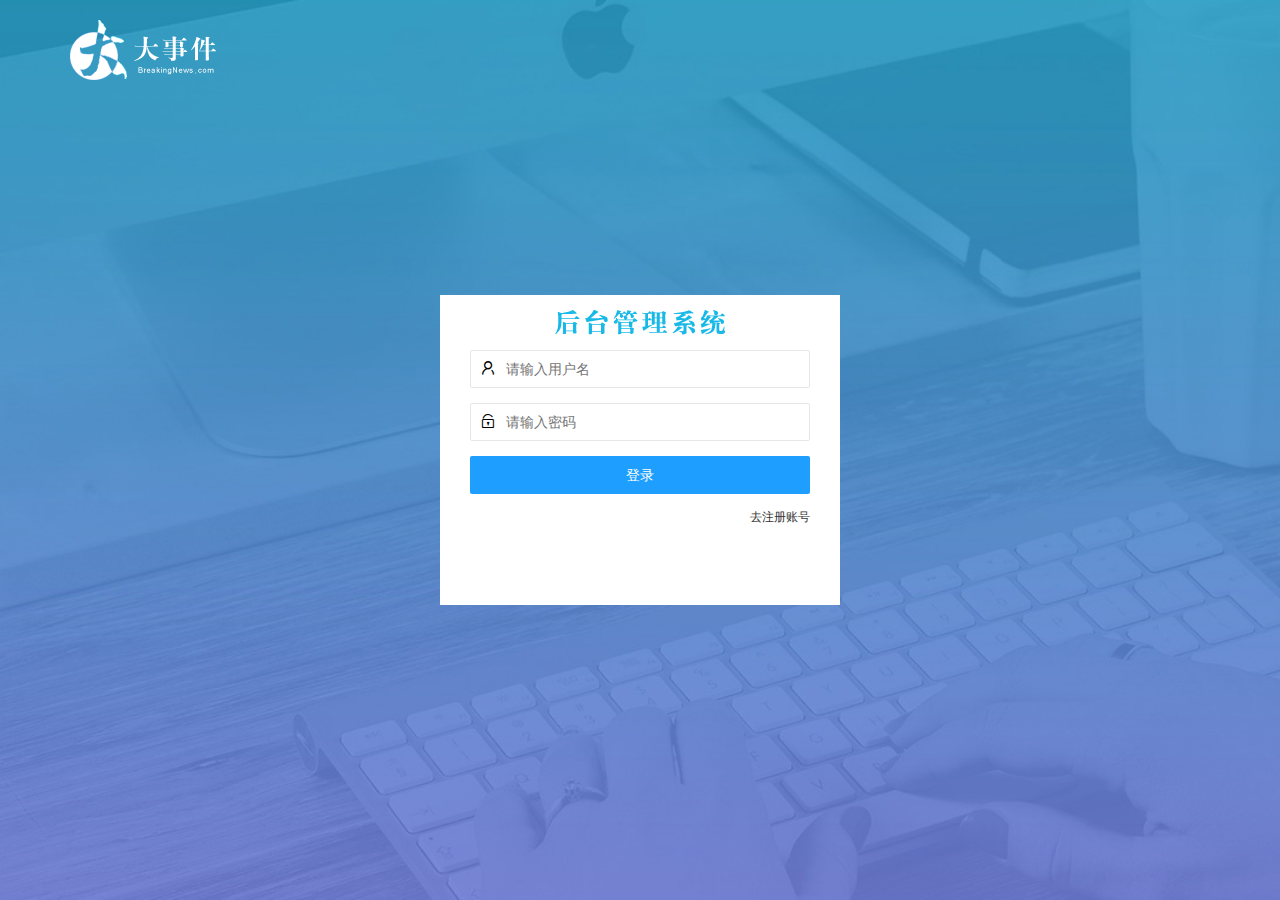
<file: login.html>
<!DOCTYPE html>
<html lang="en">

<head>
    <meta charset="UTF-8">
    <meta http-equiv="X-UA-Compatible" content="IE=edge">
    <meta name="viewport" content="width=device-width, initial-scale=1.0">
    <title>Document</title>
    <link rel="stylesheet" href="/assets/lib/layui/css/layui.css">
    <script src="./assets/lib/layui/layui.all.js"></script>
    <link rel="stylesheet" href="./assets/css/login.css">
    <script src="./assets/lib/jquery.js"></script>
    <script src="./assets/js/baseapi.js"></script>
    <script src="./assets/js/login.js"></script>
</head>

<body>

    <div class="layui-main">
        <img src="./assets/images/logo.png" alt="" class="img1">
    </div>
    <div class="loginregbox">
        <img src="./assets/images/login_title.png" alt="" class="img">



        <div class="loginbox">



            <!-- 登录的表单 -->
            <form class="layui-form" id="form_login">
                <!-- 用户名 -->
                <div class="layui-form-item">
                    <i class="layui-icon layui-icon-username"></i>
                    <input type="text" name="username" required lay-verify="required" placeholder="请输入用户名" autocomplete="off" class="layui-input" />
                </div>
                <!-- 密码 -->
                <div class="layui-form-item">
                    <i class="layui-icon layui-icon-password"></i>
                    <input type="password" name="password" required lay-verify="required|pwd" placeholder="请输入密码" autocomplete="off" class="layui-input" />
                </div>
                <!-- 登录按钮 -->
                <div class="layui-form-item">
                    <!-- 注意：表单提交按钮和普通按钮的区别，就是 lay-submit 属性 -->
                    <button class="layui-btn layui-btn-fluid layui-btn-normal" lay-submit>登录</button>
                </div>
                <div class="layui-form-item links">
                    <a href="javascript:;" id="login">去注册账号</a>
                </div>
            </form>

        </div>
        <div class="regbox">
            <form class="layui-form" id="form_reg">
                <!-- 用户名 -->
                <div class="layui-form-item">
                    <i class="layui-icon layui-icon-username"></i>
                    <input type="text" name="username" required lay-verify="required" placeholder="请输入用户名" autocomplete="off" class="layui-input" />
                </div>
                <!-- 密码 -->
                <div class="layui-form-item">
                    <i class="layui-icon layui-icon-password"></i>
                    <input type="password" name="password" required lay-verify="required|pwd" placeholder="请输入密码" autocomplete="off" class="layui-input" />
                </div>
                <!-- 确认密码 -->
                <div class="layui-form-item">
                    <i class="layui-icon layui-icon-password"></i>
                    <input type="password" name="password" required lay-verify="required|pwd|repwd" placeholder="确认密码" autocomplete="off" class="layui-input" />
                </div>
                <!-- 登录按钮 -->
                <div class="layui-form-item">
                    <!-- 注意：表单提交按钮和普通按钮的区别，就是 lay-submit 属性 -->
                    <button class="layui-btn layui-btn-fluid layui-btn-normal" lay-submit>注册</button>
                </div>
                <div class="layui-form-item links">
                    <a href="javascript:;" id="reg">去登陆</a>
                </div>
            </form>

        </div>

    </div>
</body>

</html>
</file>
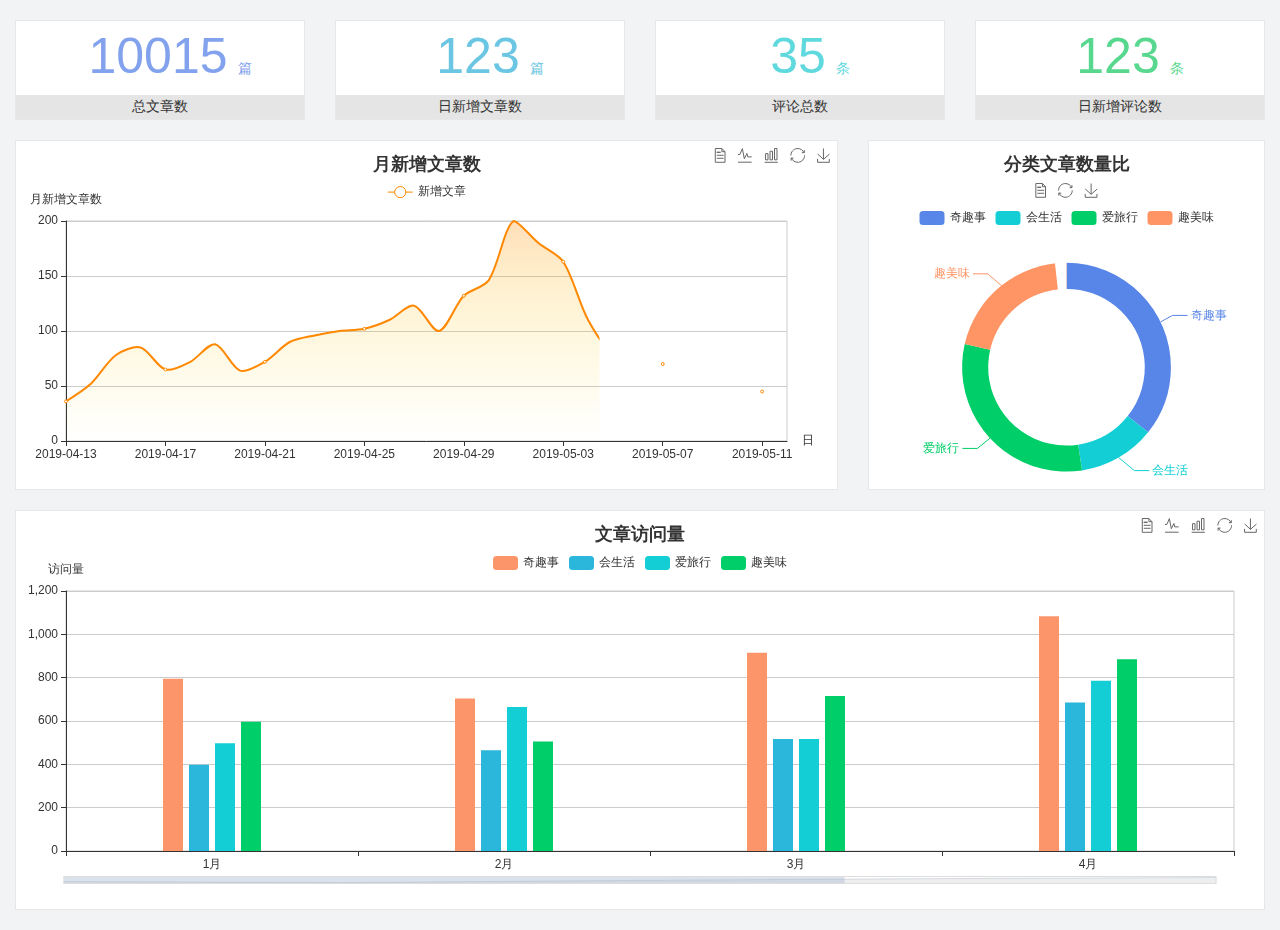
<file: home/dashboard.html>
<!DOCTYPE html>
<html lang="en">

<head>
  <meta charset="UTF-8">
  <meta name="viewport" content="width=device-width, initial-scale=1.0">
  <meta http-equiv="X-UA-Compatible" content="ie=edge">
  <title>图表统计</title>
  <link rel="stylesheet" href="../../assets/lib/bootstrap.css" />
  <link rel="stylesheet" href="../../assets/lib/main.css" />
  <script src="../../assets/lib/jquery.js"></script>
  <script type="text/javascript" src="../../assets/lib/echarts.min.js"></script>
</head>

<body>
  <div class="container-fluid">
    <div class="row spannel_list">
      <div class="col-sm-3 col-xs-6">
        <div class="spannel">
          <em>10015</em><span>篇</span>
          <b>总文章数</b>
        </div>
      </div>
      <div class="col-sm-3 col-xs-6">
        <div class="spannel scolor01">
          <em>123</em><span>篇</span>
          <b>日新增文章数</b>
        </div>
      </div>
      <div class="col-sm-3 col-xs-6">
        <div class="spannel scolor02">
          <em>35</em><span>条</span>
          <b>评论总数</b>
        </div>
      </div>
      <div class="col-sm-3 col-xs-6">
        <div class="spannel scolor03">
          <em>123</em><span>条</span>
          <b>日新增评论数</b>
        </div>
      </div>
    </div>
  </div>

  <div class="container-fluid">
    <div class="row curve-pie">
      <div class="col-lg-8 col-md-8">
        <div class="gragh_pannel" id="curve_show"></div>
      </div>
      <div class="col-lg-4 col-md-4">
        <div class="gragh_pannel" id="pie_show"></div>
      </div>
    </div>
  </div>

  <div class="container-fluid">
    <div class="column_pannel" id="column_show"></div>
  </div>

  <script>
    var oChart = echarts.init(document.getElementById('curve_show'));
    var aList_all = [
      { 'count': 36, 'date': '2019-04-13' },
      { 'count': 52, 'date': '2019-04-14' },
      { 'count': 78, 'date': '2019-04-15' },
      { 'count': 85, 'date': '2019-04-16' },
      { 'count': 65, 'date': '2019-04-17' },
      { 'count': 72, 'date': '2019-04-18' },
      { 'count': 88, 'date': '2019-04-19' },
      { 'count': 64, 'date': '2019-04-20' },
      { 'count': 72, 'date': '2019-04-21' },
      { 'count': 90, 'date': '2019-04-22' },
      { 'count': 96, 'date': '2019-04-23' },
      { 'count': 100, 'date': '2019-04-24' },
      { 'count': 102, 'date': '2019-04-25' },
      { 'count': 110, 'date': '2019-04-26' },
      { 'count': 123, 'date': '2019-04-27' },
      { 'count': 100, 'date': '2019-04-28' },
      { 'count': 132, 'date': '2019-04-29' },
      { 'count': 146, 'date': '2019-04-30' },
      { 'count': 200, 'date': '2019-05-01' },
      { 'count': 180, 'date': '2019-05-02' },
      { 'count': 163, 'date': '2019-05-03' },
      { 'count': 110, 'date': '2019-05-04' },
      { 'count': 80, 'date': '2019-05-05' },
      { 'count': 82, 'date': '2019-05-06' },
      { 'count': 70, 'date': '2019-05-07' },
      { 'count': 65, 'date': '2019-05-08' },
      { 'count': 54, 'date': '2019-05-09' },
      { 'count': 40, 'date': '2019-05-10' },
      { 'count': 45, 'date': '2019-05-11' },
      { 'count': 38, 'date': '2019-05-12' },
    ];

    let aCount = [];
    let aDate = [];

    for (var i = 0; i < aList_all.length; i++) {
      aCount.push(aList_all[i].count);
      aDate.push(aList_all[i].date);
    }

    var chartopt = {
      title: {
        text: '月新增文章数',
        left: 'center',
        top: '10'
      },
      tooltip: {
        trigger: 'axis'
      },
      legend: {
        data: ['新增文章'],
        top: '40'
      },
      toolbox: {
        show: true,
        feature: {
          mark: { show: true },
          dataView: { show: true, readOnly: false },
          magicType: { show: true, type: ['line', 'bar'] },
          restore: { show: true },
          saveAsImage: { show: true }
        }
      },
      calculable: true,
      xAxis: [
        {
          name: '日',
          type: 'category',
          boundaryGap: false,
          data: aDate
        }
      ],
      yAxis: [
        {
          name: '月新增文章数',
          type: 'value'
        }
      ],
      series: [
        {
          name: '新增文章',
          type: 'line',
          smooth: true,
          itemStyle: { normal: { areaStyle: { type: 'default' }, color: '#f80' }, lineStyle: { color: '#f80' } },
          data: aCount
        }],
      areaStyle: {
        normal: {
          color: new echarts.graphic.LinearGradient(0, 0, 0, 1, [{
            offset: 0,
            color: 'rgba(255,136,0,0.39)'
          }, {
            offset: .34,
            color: 'rgba(255,180,0,0.25)'
          }, {
            offset: 1,
            color: 'rgba(255,222,0,0.00)'
          }])

        }
      },
      grid: {
        show: true,
        x: 50,
        x2: 50,
        y: 80,
        height: 220
      }
    };

    oChart.setOption(chartopt);


    var oPie = echarts.init(document.getElementById('pie_show'));
    var oPieopt =
    {
      title: {
        top: 10,
        text: '分类文章数量比',
        x: 'center'
      },
      tooltip: {
        trigger: 'item',
        formatter: "{a} <br/>{b} : {c} ({d}%)"
      },
      color: ['#5885e8', '#13cfd5', '#00ce68', '#ff9565'],
      legend: {
        x: 'center',
        top: 65,
        data: ['奇趣事', '会生活', '爱旅行', '趣美味']
      },
      toolbox: {
        show: true,
        x: 'center',
        top: 35,
        feature: {
          mark: { show: true },
          dataView: { show: true, readOnly: false },
          magicType: {
            show: true,
            type: ['pie', 'funnel'],
            option: {
              funnel: {
                x: '25%',
                width: '50%',
                funnelAlign: 'left',
                max: 1548
              }
            }
          },
          restore: { show: true },
          saveAsImage: { show: true }
        }
      },
      calculable: true,
      series: [
        {
          name: '访问来源',
          type: 'pie',
          radius: ['45%', '60%'],
          center: ['50%', '65%'],
          data: [
            { value: 300, name: '奇趣事' },
            { value: 100, name: '会生活' },
            { value: 260, name: '爱旅行' },
            { value: 180, name: '趣美味' }
          ]
        }
      ]
    };
    oPie.setOption(oPieopt);



    var oColumn = this.echarts.init(document.getElementById('column_show'));
    var oColumnopt =
    {
      title: {
        text: '文章访问量',
        left: 'center',
        top: '10'
      },
      tooltip: {
        trigger: 'axis'
      },
      legend: {
        data: ['奇趣事', '会生活', '爱旅行', '趣美味'],
        top: '40'
      },
      toolbox: {
        show: true,
        feature: {
          mark: { show: true },
          dataView: { show: true, readOnly: false },
          magicType: { show: true, type: ['line', 'bar'] },
          restore: { show: true },
          saveAsImage: { show: true }
        }
      },
      calculable: true,
      xAxis: [
        {
          type: 'category',
          data: ['1月', '2月', '3月', '4月', '5月']
        }
      ],
      yAxis: [
        {
          name: '访问量',
          type: 'value'
        }
      ],
      series: [
        {
          name: '奇趣事',
          type: 'bar',
          barWidth: 20,
          itemStyle: {
            normal: { areaStyle: { type: 'default' }, color: '#fd956a' }
          },
          data: [800, 708, 920, 1090, 1200]
        },
        {
          name: '会生活',
          type: 'bar',
          barWidth: 20,
          itemStyle: {
            normal: { areaStyle: { type: 'default' }, color: '#2bb6db' }
          },
          data: [400, 468, 520, 690, 800]
        },
        {
          name: '爱旅行',
          type: 'bar',
          barWidth: 20,
          itemStyle: {
            normal: { areaStyle: { type: 'default' }, color: '#13cfd5' }
          },
          data: [500, 668, 520, 790, 900]
        },
        {
          name: '趣美味',
          type: 'bar',
          barWidth: 20,
          itemStyle: {
            normal: { areaStyle: { type: 'default' }, color: '#00ce68' }
          },
          data: [600, 508, 720, 890, 1000]
        }
      ],
      grid: {
        show: true,
        x: 50,
        x2: 30,
        y: 80,
        height: 260
      },
      dataZoom: [//给x轴设置滚动条
        {
          start: 0,//默认为0
          end: 100 - 1000 / 31,//默认为100
          type: 'slider',
          show: true,
          xAxisIndex: [0],
          handleSize: 0,//滑动条的 左右2个滑动条的大小
          height: 8,//组件高度
          left: 45, //左边的距离
          right: 50,//右边的距离
          bottom: 26,//右边的距离
          handleColor: '#ddd',//h滑动图标的颜色
          handleStyle: {
            borderColor: "#cacaca",
            borderWidth: "1",
            shadowBlur: 2,
            background: "#ddd",
            shadowColor: "#ddd",
          }
        }]
    };
    oColumn.setOption(oColumnopt);
  </script>
</body>

</html>
</file>
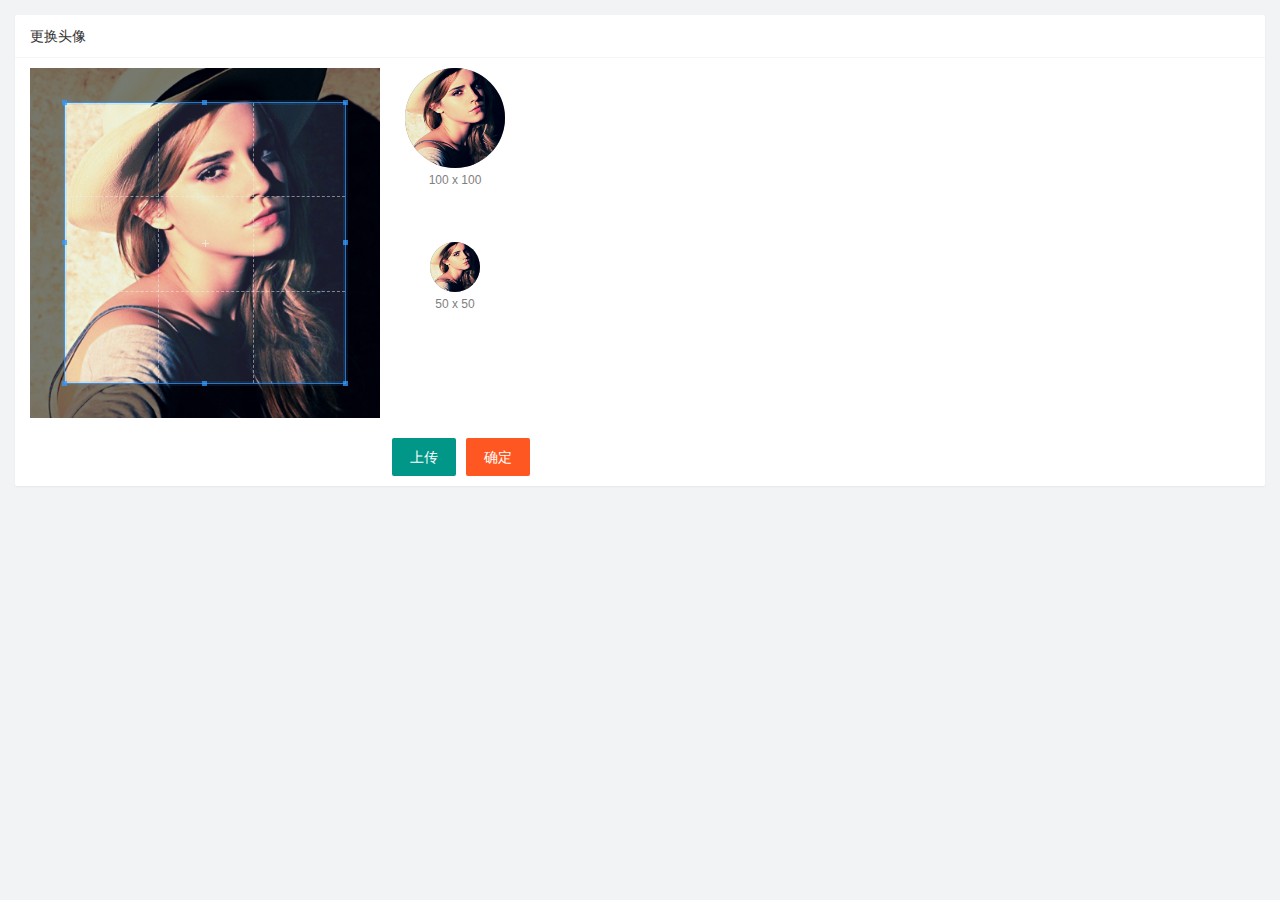
<file: user/useravatar.html>
<!DOCTYPE html>
<html lang="en">

<head>
    <meta charset="UTF-8">
    <meta http-equiv="X-UA-Compatible" content="IE=edge">
    <meta name="viewport" content="width=device-width, initial-scale=1.0">
    <title>Document</title>
    <link rel="stylesheet" href="../assets/lib/cropper/cropper.css">
    <link rel="stylesheet" href="../assets/lib/layui/css/layui.css">
    <link rel="stylesheet" href="/assets/css/usercss/useravatar.css">
</head>

<body>
    <!-- 卡片区域 -->
    <div class="layui-card">
        <div class="layui-card-header">更换头像</div>
        <div class="layui-card-body">
            <!-- 第一行的图片裁剪和预览区域 -->
            <div class="row1">
                <!-- 图片裁剪区域 -->
                <div class="cropper-box">
                    <!-- 这个 img 标签很重要，将来会把它初始化为裁剪区域 -->
                    <img id="image" src="/assets/images/sample.jpg" />
                </div>
                <!-- 图片的预览区域 -->
                <div class="preview-box">
                    <div>
                        <!-- 宽高为 100px 的预览区域 -->
                        <div class="img-preview w100"></div>
                        <p class="size">100 x 100</p>
                    </div>
                    <div>
                        <!-- 宽高为 50px 的预览区域 -->
                        <div class="img-preview w50"></div>
                        <p class="size">50 x 50</p>
                    </div>
                </div>
            </div>

            <!-- 第二行的按钮区域 -->
            <div class="row2">
                <!-- 通过 accept 属性，可以指定，允许用户选择什么类型的文件 -->
                <input type="file" id="file" accept="image/png,image/jpeg" />
                <button type="button" class="layui-btn" id="btnChooseImage">上传</button>
                <button type="button" class="layui-btn layui-btn-danger" id="btnUpload">确定</button>
            </div>
        </div>
    </div>

    <script src="/assets/lib/layui/layui.all.js"></script>
    <script src="/assets/lib/jquery.js"></script>
    <script src="/assets/lib/cropper/Cropper.js"></script>
    <script src="/assets/lib/cropper/jquery-cropper.js"></script>
    <script src="/assets/js/baseapi.js"></script>
    <script src="/assets/js/user/useravatar.js"></script>
</body>


</html>
</file>
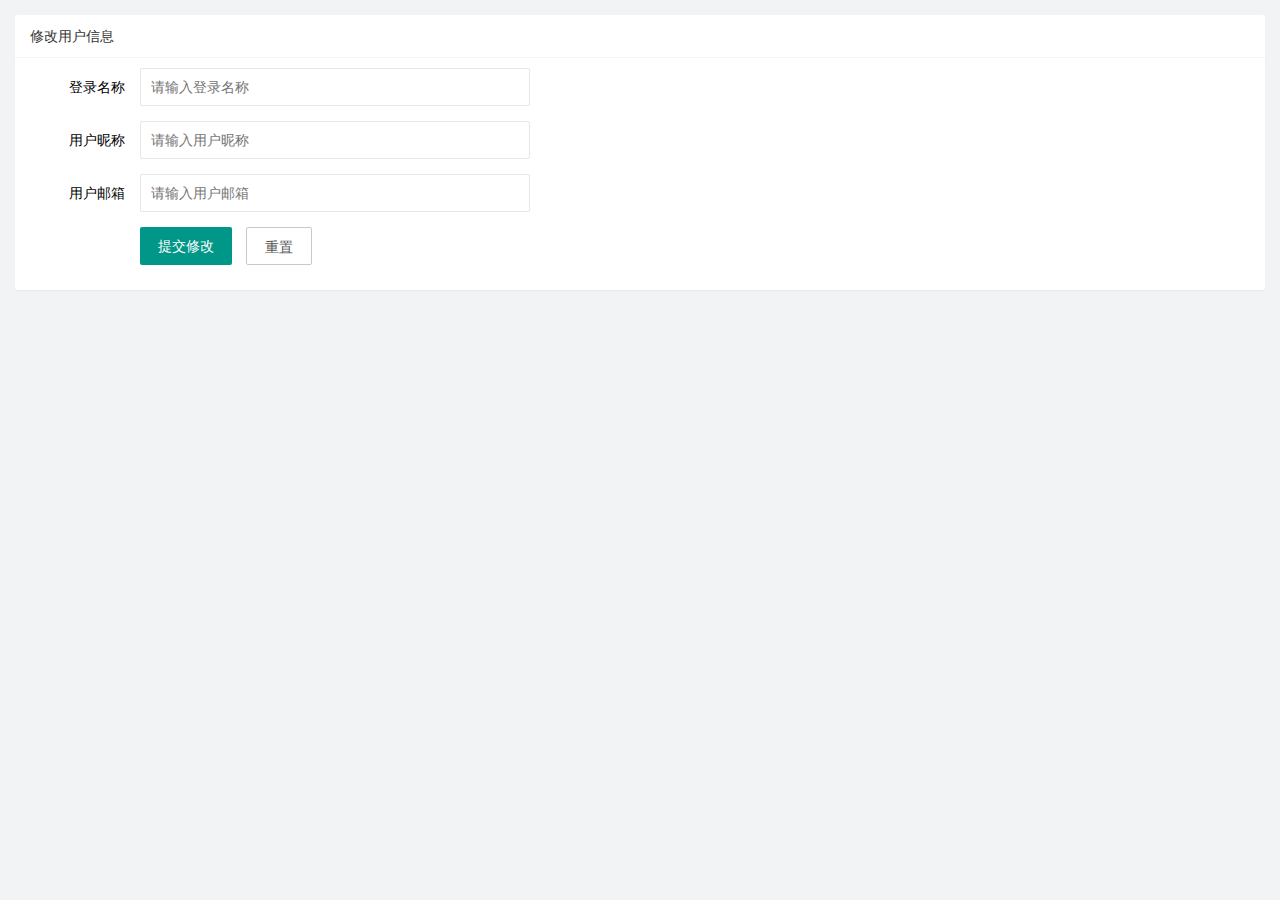
<file: user/userinfo.html>
<!DOCTYPE html>
<html lang="en">

<head>
    <meta charset="UTF-8">
    <meta http-equiv="X-UA-Compatible" content="IE=edge">
    <meta name="viewport" content="width=device-width, initial-scale=1.0">
    <title>Document</title>
    <link rel="stylesheet" href="../assets/css/usercss/user.css">
    <link rel="stylesheet" href="../assets/lib/layui/css/layui.css">

</head>

<body>
    <!-- 卡片区域 -->
    <div class="layui-card">
        <div class="layui-card-header">修改用户信息</div>
        <div class="layui-card-body">
            <!-- form 表单区域 -->
            <form class="layui-form" lay-filter="formUserInfo" id="laiuiinfo">
                <!-- 这是隐藏域 -->
                <input type="hidden" name="id" value="" />
                <div class="layui-form-item">
                    <label class="layui-form-label">登录名称</label>
                    <div class="layui-input-block">
                        <input type="text" name="username" required lay-verify="required" placeholder="请输入登录名称" autocomplete="off" class="layui-input" readonly />
                    </div>
                </div>
                <div class="layui-form-item">
                    <label class="layui-form-label">用户昵称</label>
                    <div class="layui-input-block">
                        <input type="text" name="nickname" required lay-verify="required|nickname" placeholder="请输入用户昵称" autocomplete="off" class="layui-input" />
                    </div>
                </div>
                <div class="layui-form-item">
                    <label class="layui-form-label">用户邮箱</label>
                    <div class="layui-input-block">
                        <input type="text" name="email" required lay-verify="required|email" placeholder="请输入用户邮箱" autocomplete="off" class="layui-input" />
                    </div>
                </div>
                <div class="layui-form-item">
                    <div class="layui-input-block">
                        <button class="layui-btn" lay-submit lay-filter="formDemo">提交修改</button>
                        <button type="reset" class="layui-btn layui-btn-primary" id="btnReset">重置</button>
                    </div>
                </div>
            </form>
        </div>
    </div>
    <script src="../assets/lib/jquery.js"></script>
    <script src="../assets/js/baseapi.js"></script>
    <script src="../assets/lib/layui/layui.all.js"></script>
    <script src="../assets/js/user/userinfo.js"></script>
</body>

</html>
</file>
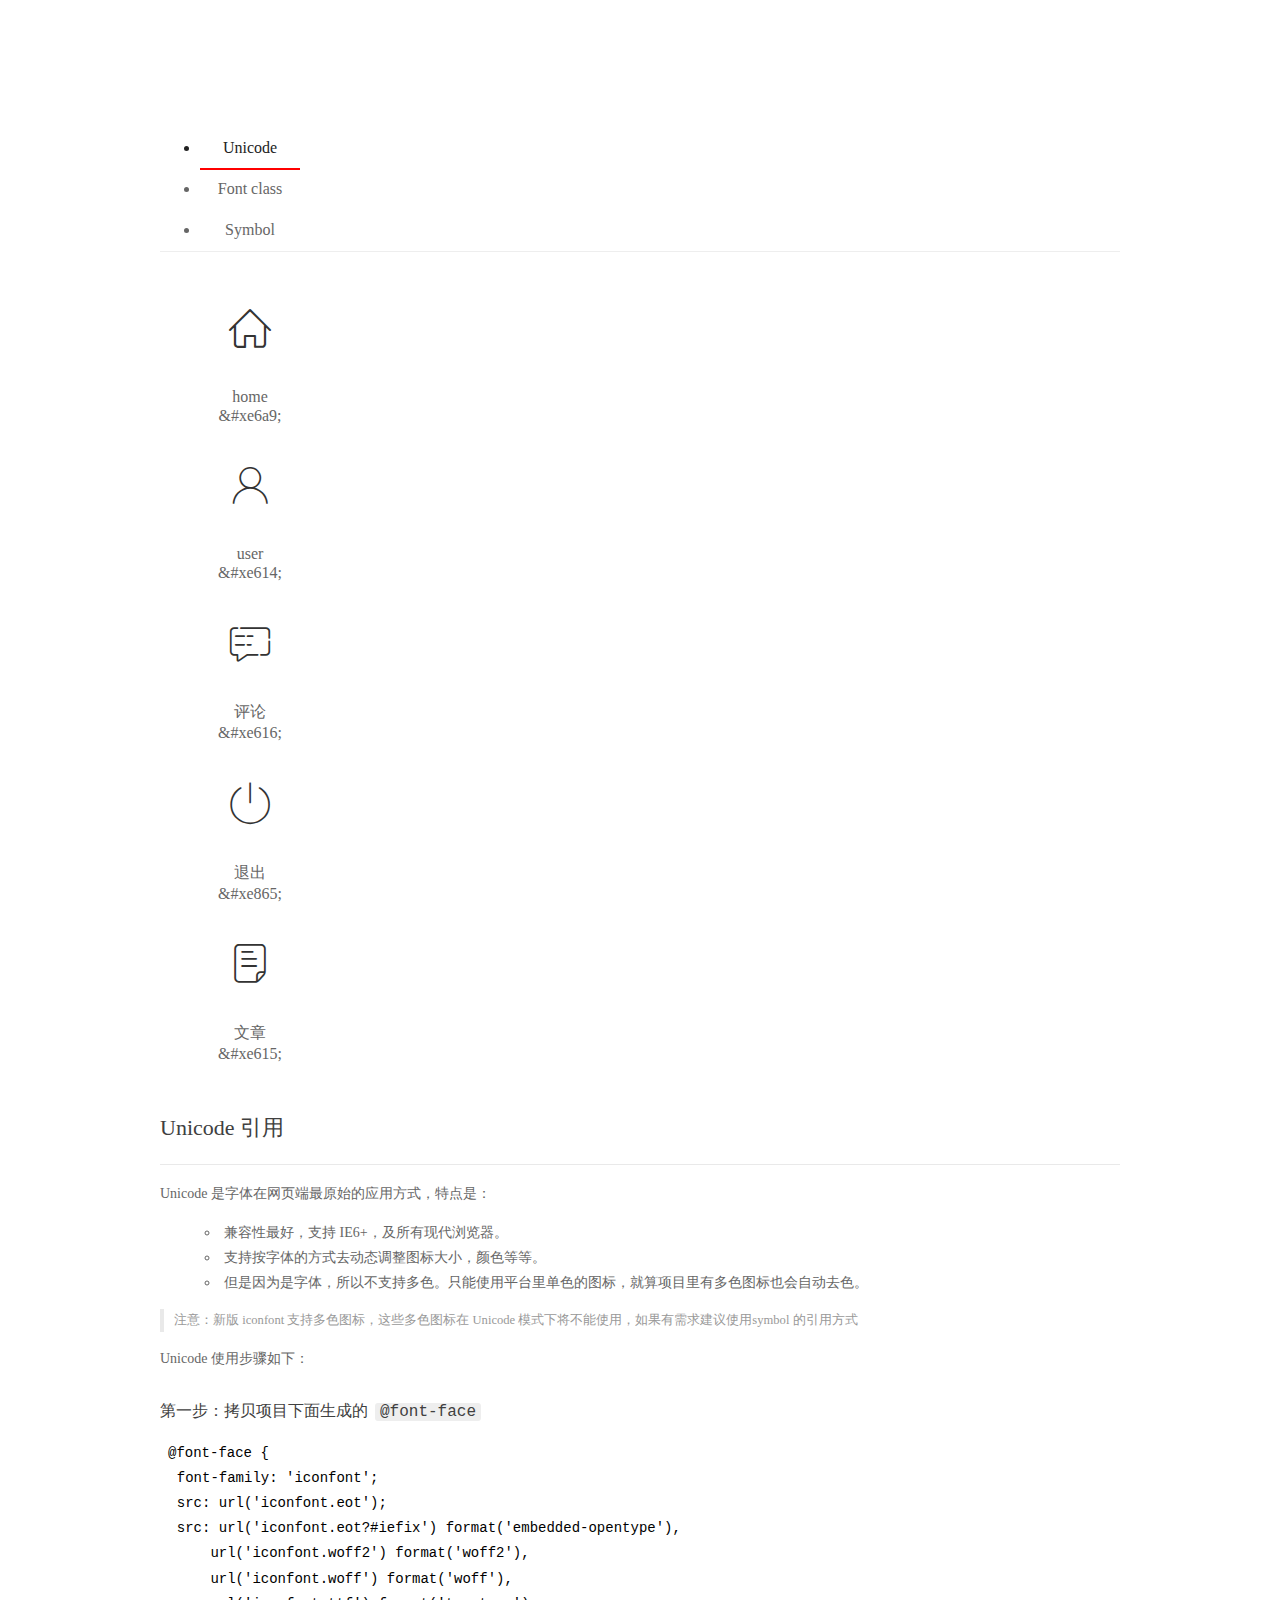
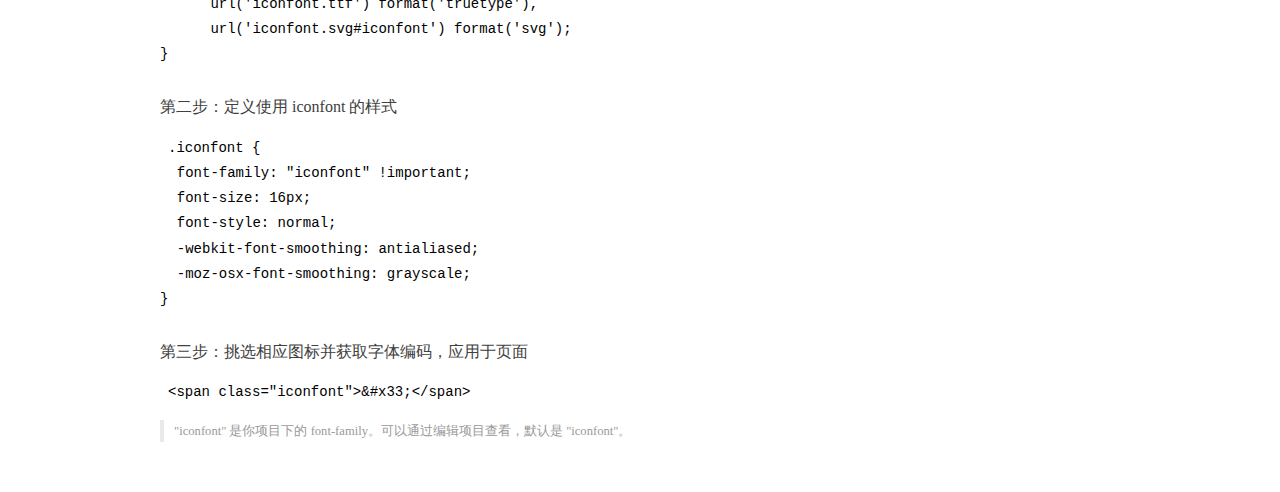
<file: assets/fonts/demo_index.html>
<!DOCTYPE html>
<html>
<head>
  <meta charset="utf-8"/>
  <title>IconFont Demo</title>
  <link rel="shortcut icon" href="https://gtms04.alicdn.com/tps/i4/TB1_oz6GVXXXXaFXpXXJDFnIXXX-64-64.ico" type="image/x-icon"/>
  <link rel="stylesheet" href="https://g.alicdn.com/thx/cube/1.3.2/cube.min.css">
  <link rel="stylesheet" href="demo.css">
  <link rel="stylesheet" href="iconfont.css">
  <script src="iconfont.js"></script>
  <!-- jQuery -->
  <script src="https://a1.alicdn.com/oss/uploads/2018/12/26/7bfddb60-08e8-11e9-9b04-53e73bb6408b.js"></script>
  <!-- 代码高亮 -->
  <script src="https://a1.alicdn.com/oss/uploads/2018/12/26/a3f714d0-08e6-11e9-8a15-ebf944d7534c.js"></script>
</head>
<body>
  <div class="main">
    <h1 class="logo"><a href="https://www.iconfont.cn/" title="iconfont 首页" target="_blank">&#xe86b;</a></h1>
    <div class="nav-tabs">
      <ul id="tabs" class="dib-box">
        <li class="dib active"><span>Unicode</span></li>
        <li class="dib"><span>Font class</span></li>
        <li class="dib"><span>Symbol</span></li>
      </ul>
      
    </div>
    <div class="tab-container">
      <div class="content unicode" style="display: block;">
          <ul class="icon_lists dib-box">
          
            <li class="dib">
              <span class="icon iconfont">&#xe6a9;</span>
                <div class="name">home</div>
                <div class="code-name">&amp;#xe6a9;</div>
              </li>
          
            <li class="dib">
              <span class="icon iconfont">&#xe614;</span>
                <div class="name">user</div>
                <div class="code-name">&amp;#xe614;</div>
              </li>
          
            <li class="dib">
              <span class="icon iconfont">&#xe616;</span>
                <div class="name">评论</div>
                <div class="code-name">&amp;#xe616;</div>
              </li>
          
            <li class="dib">
              <span class="icon iconfont">&#xe865;</span>
                <div class="name">退出</div>
                <div class="code-name">&amp;#xe865;</div>
              </li>
          
            <li class="dib">
              <span class="icon iconfont">&#xe615;</span>
                <div class="name">文章</div>
                <div class="code-name">&amp;#xe615;</div>
              </li>
          
          </ul>
          <div class="article markdown">
          <h2 id="unicode-">Unicode 引用</h2>
          <hr>

          <p>Unicode 是字体在网页端最原始的应用方式，特点是：</p>
          <ul>
            <li>兼容性最好，支持 IE6+，及所有现代浏览器。</li>
            <li>支持按字体的方式去动态调整图标大小，颜色等等。</li>
            <li>但是因为是字体，所以不支持多色。只能使用平台里单色的图标，就算项目里有多色图标也会自动去色。</li>
          </ul>
          <blockquote>
            <p>注意：新版 iconfont 支持多色图标，这些多色图标在 Unicode 模式下将不能使用，如果有需求建议使用symbol 的引用方式</p>
          </blockquote>
          <p>Unicode 使用步骤如下：</p>
          <h3 id="-font-face">第一步：拷贝项目下面生成的 <code>@font-face</code></h3>
<pre><code class="language-css"
>@font-face {
  font-family: 'iconfont';
  src: url('iconfont.eot');
  src: url('iconfont.eot?#iefix') format('embedded-opentype'),
      url('iconfont.woff2') format('woff2'),
      url('iconfont.woff') format('woff'),
      url('iconfont.ttf') format('truetype'),
      url('iconfont.svg#iconfont') format('svg');
}
</code></pre>
          <h3 id="-iconfont-">第二步：定义使用 iconfont 的样式</h3>
<pre><code class="language-css"
>.iconfont {
  font-family: "iconfont" !important;
  font-size: 16px;
  font-style: normal;
  -webkit-font-smoothing: antialiased;
  -moz-osx-font-smoothing: grayscale;
}
</code></pre>
          <h3 id="-">第三步：挑选相应图标并获取字体编码，应用于页面</h3>
<pre>
<code class="language-html"
>&lt;span class="iconfont"&gt;&amp;#x33;&lt;/span&gt;
</code></pre>
          <blockquote>
            <p>"iconfont" 是你项目下的 font-family。可以通过编辑项目查看，默认是 "iconfont"。</p>
          </blockquote>
          </div>
      </div>
      <div class="content font-class">
        <ul class="icon_lists dib-box">
          
          <li class="dib">
            <span class="icon iconfont icon-home"></span>
            <div class="name">
              home
            </div>
            <div class="code-name">.icon-home
            </div>
          </li>
          
          <li class="dib">
            <span class="icon iconfont icon-user"></span>
            <div class="name">
              user
            </div>
            <div class="code-name">.icon-user
            </div>
          </li>
          
          <li class="dib">
            <span class="icon iconfont icon-pinglun"></span>
            <div class="name">
              评论
            </div>
            <div class="code-name">.icon-pinglun
            </div>
          </li>
          
          <li class="dib">
            <span class="icon iconfont icon-tuichu"></span>
            <div class="name">
              退出
            </div>
            <div class="code-name">.icon-tuichu
            </div>
          </li>
          
          <li class="dib">
            <span class="icon iconfont icon-16"></span>
            <div class="name">
              文章
            </div>
            <div class="code-name">.icon-16
            </div>
          </li>
          
        </ul>
        <div class="article markdown">
        <h2 id="font-class-">font-class 引用</h2>
        <hr>

        <p>font-class 是 Unicode 使用方式的一种变种，主要是解决 Unicode 书写不直观，语意不明确的问题。</p>
        <p>与 Unicode 使用方式相比，具有如下特点：</p>
        <ul>
          <li>兼容性良好，支持 IE8+，及所有现代浏览器。</li>
          <li>相比于 Unicode 语意明确，书写更直观。可以很容易分辨这个 icon 是什么。</li>
          <li>因为使用 class 来定义图标，所以当要替换图标时，只需要修改 class 里面的 Unicode 引用。</li>
          <li>不过因为本质上还是使用的字体，所以多色图标还是不支持的。</li>
        </ul>
        <p>使用步骤如下：</p>
        <h3 id="-fontclass-">第一步：引入项目下面生成的 fontclass 代码：</h3>
<pre><code class="language-html">&lt;link rel="stylesheet" href="./iconfont.css"&gt;
</code></pre>
        <h3 id="-">第二步：挑选相应图标并获取类名，应用于页面：</h3>
<pre><code class="language-html">&lt;span class="iconfont icon-xxx"&gt;&lt;/span&gt;
</code></pre>
        <blockquote>
          <p>"
            iconfont" 是你项目下的 font-family。可以通过编辑项目查看，默认是 "iconfont"。</p>
        </blockquote>
      </div>
      </div>
      <div class="content symbol">
          <ul class="icon_lists dib-box">
          
            <li class="dib">
                <svg class="icon svg-icon" aria-hidden="true">
                  <use xlink:href="#icon-home"></use>
                </svg>
                <div class="name">home</div>
                <div class="code-name">#icon-home</div>
            </li>
          
            <li class="dib">
                <svg class="icon svg-icon" aria-hidden="true">
                  <use xlink:href="#icon-user"></use>
                </svg>
                <div class="name">user</div>
                <div class="code-name">#icon-user</div>
            </li>
          
            <li class="dib">
                <svg class="icon svg-icon" aria-hidden="true">
                  <use xlink:href="#icon-pinglun"></use>
                </svg>
                <div class="name">评论</div>
                <div class="code-name">#icon-pinglun</div>
            </li>
          
            <li class="dib">
                <svg class="icon svg-icon" aria-hidden="true">
                  <use xlink:href="#icon-tuichu"></use>
                </svg>
                <div class="name">退出</div>
                <div class="code-name">#icon-tuichu</div>
            </li>
          
            <li class="dib">
                <svg class="icon svg-icon" aria-hidden="true">
                  <use xlink:href="#icon-16"></use>
                </svg>
                <div class="name">文章</div>
                <div class="code-name">#icon-16</div>
            </li>
          
          </ul>
          <div class="article markdown">
          <h2 id="symbol-">Symbol 引用</h2>
          <hr>

          <p>这是一种全新的使用方式，应该说这才是未来的主流，也是平台目前推荐的用法。相关介绍可以参考这篇<a href="">文章</a>
            这种用法其实是做了一个 SVG 的集合，与另外两种相比具有如下特点：</p>
          <ul>
            <li>支持多色图标了，不再受单色限制。</li>
            <li>通过一些技巧，支持像字体那样，通过 <code>font-size</code>, <code>color</code> 来调整样式。</li>
            <li>兼容性较差，支持 IE9+，及现代浏览器。</li>
            <li>浏览器渲染 SVG 的性能一般，还不如 png。</li>
          </ul>
          <p>使用步骤如下：</p>
          <h3 id="-symbol-">第一步：引入项目下面生成的 symbol 代码：</h3>
<pre><code class="language-html">&lt;script src="./iconfont.js"&gt;&lt;/script&gt;
</code></pre>
          <h3 id="-css-">第二步：加入通用 CSS 代码（引入一次就行）：</h3>
<pre><code class="language-html">&lt;style&gt;
.icon {
  width: 1em;
  height: 1em;
  vertical-align: -0.15em;
  fill: currentColor;
  overflow: hidden;
}
&lt;/style&gt;
</code></pre>
          <h3 id="-">第三步：挑选相应图标并获取类名，应用于页面：</h3>
<pre><code class="language-html">&lt;svg class="icon" aria-hidden="true"&gt;
  &lt;use xlink:href="#icon-xxx"&gt;&lt;/use&gt;
&lt;/svg&gt;
</code></pre>
          </div>
      </div>

    </div>
  </div>
  <script>
  $(document).ready(function () {
      $('.tab-container .content:first').show()

      $('#tabs li').click(function (e) {
        var tabContent = $('.tab-container .content')
        var index = $(this).index()

        if ($(this).hasClass('active')) {
          return
        } else {
          $('#tabs li').removeClass('active')
          $(this).addClass('active')

          tabContent.hide().eq(index).fadeIn()
        }
      })
    })
  </script>
</body>
</html>
</file>
<file: assets/lib/layui/css/layui.css>
/** layui-v2.5.5 MIT License By https://www.layui.com */
 .layui-inline,img{display:inline-block;vertical-align:middle}h1,h2,h3,h4,h5,h6{font-weight:400}.layui-edge,.layui-header,.layui-inline,.layui-main{position:relative}.layui-body,.layui-edge,.layui-elip{overflow:hidden}.layui-btn,.layui-edge,.layui-inline,img{vertical-align:middle}.layui-btn,.layui-disabled,.layui-icon,.layui-unselect{-moz-user-select:none;-webkit-user-select:none;-ms-user-select:none}.layui-elip,.layui-form-checkbox span,.layui-form-pane .layui-form-label{text-overflow:ellipsis;white-space:nowrap}.layui-breadcrumb,.layui-tree-btnGroup{visibility:hidden}blockquote,body,button,dd,div,dl,dt,form,h1,h2,h3,h4,h5,h6,input,li,ol,p,pre,td,textarea,th,ul{margin:0;padding:0;-webkit-tap-highlight-color:rgba(0,0,0,0)}a:active,a:hover{outline:0}img{border:none}li{list-style:none}table{border-collapse:collapse;border-spacing:0}h4,h5,h6{font-size:100%}button,input,optgroup,option,select,textarea{font-family:inherit;font-size:inherit;font-style:inherit;font-weight:inherit;outline:0}pre{white-space:pre-wrap;white-space:-moz-pre-wrap;white-space:-pre-wrap;white-space:-o-pre-wrap;word-wrap:break-word}body{line-height:24px;font:14px Helvetica Neue,Helvetica,PingFang SC,Tahoma,Arial,sans-serif}hr{height:1px;margin:10px 0;border:0;clear:both}a{color:#333;text-decoration:none}a:hover{color:#777}a cite{font-style:normal;*cursor:pointer}.layui-border-box,.layui-border-box *{box-sizing:border-box}.layui-box,.layui-box *{box-sizing:content-box}.layui-clear{clear:both;*zoom:1}.layui-clear:after{content:'\20';clear:both;*zoom:1;display:block;height:0}.layui-inline{*display:inline;*zoom:1}.layui-edge{display:inline-block;width:0;height:0;border-width:6px;border-style:dashed;border-color:transparent}.layui-edge-top{top:-4px;border-bottom-color:#999;border-bottom-style:solid}.layui-edge-right{border-left-color:#999;border-left-style:solid}.layui-edge-bottom{top:2px;border-top-color:#999;border-top-style:solid}.layui-edge-left{border-right-color:#999;border-right-style:solid}.layui-disabled,.layui-disabled:hover{color:#d2d2d2!important;cursor:not-allowed!important}.layui-circle{border-radius:100%}.layui-show{display:block!important}.layui-hide{display:none!important}@font-face{font-family:layui-icon;src:url(../font/iconfont.eot?v=250);src:url(../font/iconfont.eot?v=250#iefix) format('embedded-opentype'),url(../font/iconfont.woff2?v=250) format('woff2'),url(../font/iconfont.woff?v=250) format('woff'),url(../font/iconfont.ttf?v=250) format('truetype'),url(../font/iconfont.svg?v=250#layui-icon) format('svg')}.layui-icon{font-family:layui-icon!important;font-size:16px;font-style:normal;-webkit-font-smoothing:antialiased;-moz-osx-font-smoothing:grayscale}.layui-icon-reply-fill:before{content:"\e611"}.layui-icon-set-fill:before{content:"\e614"}.layui-icon-menu-fill:before{content:"\e60f"}.layui-icon-search:before{content:"\e615"}.layui-icon-share:before{content:"\e641"}.layui-icon-set-sm:before{content:"\e620"}.layui-icon-engine:before{content:"\e628"}.layui-icon-close:before{content:"\1006"}.layui-icon-close-fill:before{content:"\1007"}.layui-icon-chart-screen:before{content:"\e629"}.layui-icon-star:before{content:"\e600"}.layui-icon-circle-dot:before{content:"\e617"}.layui-icon-chat:before{content:"\e606"}.layui-icon-release:before{content:"\e609"}.layui-icon-list:before{content:"\e60a"}.layui-icon-chart:before{content:"\e62c"}.layui-icon-ok-circle:before{content:"\1005"}.layui-icon-layim-theme:before{content:"\e61b"}.layui-icon-table:before{content:"\e62d"}.layui-icon-right:before{content:"\e602"}.layui-icon-left:before{content:"\e603"}.layui-icon-cart-simple:before{content:"\e698"}.layui-icon-face-cry:before{content:"\e69c"}.layui-icon-face-smile:before{content:"\e6af"}.layui-icon-survey:before{content:"\e6b2"}.layui-icon-tree:before{content:"\e62e"}.layui-icon-upload-circle:before{content:"\e62f"}.layui-icon-add-circle:before{content:"\e61f"}.layui-icon-download-circle:before{content:"\e601"}.layui-icon-templeate-1:before{content:"\e630"}.layui-icon-util:before{content:"\e631"}.layui-icon-face-surprised:before{content:"\e664"}.layui-icon-edit:before{content:"\e642"}.layui-icon-speaker:before{content:"\e645"}.layui-icon-down:before{content:"\e61a"}.layui-icon-file:before{content:"\e621"}.layui-icon-layouts:before{content:"\e632"}.layui-icon-rate-half:before{content:"\e6c9"}.layui-icon-add-circle-fine:before{content:"\e608"}.layui-icon-prev-circle:before{content:"\e633"}.layui-icon-read:before{content:"\e705"}.layui-icon-404:before{content:"\e61c"}.layui-icon-carousel:before{content:"\e634"}.layui-icon-help:before{content:"\e607"}.layui-icon-code-circle:before{content:"\e635"}.layui-icon-water:before{content:"\e636"}.layui-icon-username:before{content:"\e66f"}.layui-icon-find-fill:before{content:"\e670"}.layui-icon-about:before{content:"\e60b"}.layui-icon-location:before{content:"\e715"}.layui-icon-up:before{content:"\e619"}.layui-icon-pause:before{content:"\e651"}.layui-icon-date:before{content:"\e637"}.layui-icon-layim-uploadfile:before{content:"\e61d"}.layui-icon-delete:before{content:"\e640"}.layui-icon-play:before{content:"\e652"}.layui-icon-top:before{content:"\e604"}.layui-icon-friends:before{content:"\e612"}.layui-icon-refresh-3:before{content:"\e9aa"}.layui-icon-ok:before{content:"\e605"}.layui-icon-layer:before{content:"\e638"}.layui-icon-face-smile-fine:before{content:"\e60c"}.layui-icon-dollar:before{content:"\e659"}.layui-icon-group:before{content:"\e613"}.layui-icon-layim-download:before{content:"\e61e"}.layui-icon-picture-fine:before{content:"\e60d"}.layui-icon-link:before{content:"\e64c"}.layui-icon-diamond:before{content:"\e735"}.layui-icon-log:before{content:"\e60e"}.layui-icon-rate-solid:before{content:"\e67a"}.layui-icon-fonts-del:before{content:"\e64f"}.layui-icon-unlink:before{content:"\e64d"}.layui-icon-fonts-clear:before{content:"\e639"}.layui-icon-triangle-r:before{content:"\e623"}.layui-icon-circle:before{content:"\e63f"}.layui-icon-radio:before{content:"\e643"}.layui-icon-align-center:before{content:"\e647"}.layui-icon-align-right:before{content:"\e648"}.layui-icon-align-left:before{content:"\e649"}.layui-icon-loading-1:before{content:"\e63e"}.layui-icon-return:before{content:"\e65c"}.layui-icon-fonts-strong:before{content:"\e62b"}.layui-icon-upload:before{content:"\e67c"}.layui-icon-dialogue:before{content:"\e63a"}.layui-icon-video:before{content:"\e6ed"}.layui-icon-headset:before{content:"\e6fc"}.layui-icon-cellphone-fine:before{content:"\e63b"}.layui-icon-add-1:before{content:"\e654"}.layui-icon-face-smile-b:before{content:"\e650"}.layui-icon-fonts-html:before{content:"\e64b"}.layui-icon-form:before{content:"\e63c"}.layui-icon-cart:before{content:"\e657"}.layui-icon-camera-fill:before{content:"\e65d"}.layui-icon-tabs:before{content:"\e62a"}.layui-icon-fonts-code:before{content:"\e64e"}.layui-icon-fire:before{content:"\e756"}.layui-icon-set:before{content:"\e716"}.layui-icon-fonts-u:before{content:"\e646"}.layui-icon-triangle-d:before{content:"\e625"}.layui-icon-tips:before{content:"\e702"}.layui-icon-picture:before{content:"\e64a"}.layui-icon-more-vertical:before{content:"\e671"}.layui-icon-flag:before{content:"\e66c"}.layui-icon-loading:before{content:"\e63d"}.layui-icon-fonts-i:before{content:"\e644"}.layui-icon-refresh-1:before{content:"\e666"}.layui-icon-rmb:before{content:"\e65e"}.layui-icon-home:before{content:"\e68e"}.layui-icon-user:before{content:"\e770"}.layui-icon-notice:before{content:"\e667"}.layui-icon-login-weibo:before{content:"\e675"}.layui-icon-voice:before{content:"\e688"}.layui-icon-upload-drag:before{content:"\e681"}.layui-icon-login-qq:before{content:"\e676"}.layui-icon-snowflake:before{content:"\e6b1"}.layui-icon-file-b:before{content:"\e655"}.layui-icon-template:before{content:"\e663"}.layui-icon-auz:before{content:"\e672"}.layui-icon-console:before{content:"\e665"}.layui-icon-app:before{content:"\e653"}.layui-icon-prev:before{content:"\e65a"}.layui-icon-website:before{content:"\e7ae"}.layui-icon-next:before{content:"\e65b"}.layui-icon-component:before{content:"\e857"}.layui-icon-more:before{content:"\e65f"}.layui-icon-login-wechat:before{content:"\e677"}.layui-icon-shrink-right:before{content:"\e668"}.layui-icon-spread-left:before{content:"\e66b"}.layui-icon-camera:before{content:"\e660"}.layui-icon-note:before{content:"\e66e"}.layui-icon-refresh:before{content:"\e669"}.layui-icon-female:before{content:"\e661"}.layui-icon-male:before{content:"\e662"}.layui-icon-password:before{content:"\e673"}.layui-icon-senior:before{content:"\e674"}.layui-icon-theme:before{content:"\e66a"}.layui-icon-tread:before{content:"\e6c5"}.layui-icon-praise:before{content:"\e6c6"}.layui-icon-star-fill:before{content:"\e658"}.layui-icon-rate:before{content:"\e67b"}.layui-icon-template-1:before{content:"\e656"}.layui-icon-vercode:before{content:"\e679"}.layui-icon-cellphone:before{content:"\e678"}.layui-icon-screen-full:before{content:"\e622"}.layui-icon-screen-restore:before{content:"\e758"}.layui-icon-cols:before{content:"\e610"}.layui-icon-export:before{content:"\e67d"}.layui-icon-print:before{content:"\e66d"}.layui-icon-slider:before{content:"\e714"}.layui-icon-addition:before{content:"\e624"}.layui-icon-subtraction:before{content:"\e67e"}.layui-icon-service:before{content:"\e626"}.layui-icon-transfer:before{content:"\e691"}.layui-main{width:1140px;margin:0 auto}.layui-header{z-index:1000;height:60px}.layui-header a:hover{transition:all .5s;-webkit-transition:all .5s}.layui-side{position:fixed;left:0;top:0;bottom:0;z-index:999;width:200px;overflow-x:hidden}.layui-side-scroll{position:relative;width:220px;height:100%;overflow-x:hidden}.layui-body{position:absolute;left:200px;right:0;top:0;bottom:0;z-index:998;width:auto;overflow-y:auto;box-sizing:border-box}.layui-layout-body{overflow:hidden}.layui-layout-admin .layui-header{background-color:#23262E}.layui-layout-admin .layui-side{top:60px;width:200px;overflow-x:hidden}.layui-layout-admin .layui-body{position:fixed;top:60px;bottom:44px}.layui-layout-admin .layui-main{width:auto;margin:0 15px}.layui-layout-admin .layui-footer{position:fixed;left:200px;right:0;bottom:0;height:44px;line-height:44px;padding:0 15px;background-color:#eee}.layui-layout-admin .layui-logo{position:absolute;left:0;top:0;width:200px;height:100%;line-height:60px;text-align:center;color:#009688;font-size:16px}.layui-layout-admin .layui-header .layui-nav{background:0 0}.layui-layout-left{position:absolute!important;left:200px;top:0}.layui-layout-right{position:absolute!important;right:0;top:0}.layui-container{position:relative;margin:0 auto;padding:0 15px;box-sizing:border-box}.layui-fluid{position:relative;margin:0 auto;padding:0 15px}.layui-row:after,.layui-row:before{content:'';display:block;clear:both}.layui-col-lg1,.layui-col-lg10,.layui-col-lg11,.layui-col-lg12,.layui-col-lg2,.layui-col-lg3,.layui-col-lg4,.layui-col-lg5,.layui-col-lg6,.layui-col-lg7,.layui-col-lg8,.layui-col-lg9,.layui-col-md1,.layui-col-md10,.layui-col-md11,.layui-col-md12,.layui-col-md2,.layui-col-md3,.layui-col-md4,.layui-col-md5,.layui-col-md6,.layui-col-md7,.layui-col-md8,.layui-col-md9,.layui-col-sm1,.layui-col-sm10,.layui-col-sm11,.layui-col-sm12,.layui-col-sm2,.layui-col-sm3,.layui-col-sm4,.layui-col-sm5,.layui-col-sm6,.layui-col-sm7,.layui-col-sm8,.layui-col-sm9,.layui-col-xs1,.layui-col-xs10,.layui-col-xs11,.layui-col-xs12,.layui-col-xs2,.layui-col-xs3,.layui-col-xs4,.layui-col-xs5,.layui-col-xs6,.layui-col-xs7,.layui-col-xs8,.layui-col-xs9{position:relative;display:block;box-sizing:border-box}.layui-col-xs1,.layui-col-xs10,.layui-col-xs11,.layui-col-xs12,.layui-col-xs2,.layui-col-xs3,.layui-col-xs4,.layui-col-xs5,.layui-col-xs6,.layui-col-xs7,.layui-col-xs8,.layui-col-xs9{float:left}.layui-col-xs1{width:8.33333333%}.layui-col-xs2{width:16.66666667%}.layui-col-xs3{width:25%}.layui-col-xs4{width:33.33333333%}.layui-col-xs5{width:41.66666667%}.layui-col-xs6{width:50%}.layui-col-xs7{width:58.33333333%}.layui-col-xs8{width:66.66666667%}.layui-col-xs9{width:75%}.layui-col-xs10{width:83.33333333%}.layui-col-xs11{width:91.66666667%}.layui-col-xs12{width:100%}.layui-col-xs-offset1{margin-left:8.33333333%}.layui-col-xs-offset2{margin-left:16.66666667%}.layui-col-xs-offset3{margin-left:25%}.layui-col-xs-offset4{margin-left:33.33333333%}.layui-col-xs-offset5{margin-left:41.66666667%}.layui-col-xs-offset6{margin-left:50%}.layui-col-xs-offset7{margin-left:58.33333333%}.layui-col-xs-offset8{margin-left:66.66666667%}.layui-col-xs-offset9{margin-left:75%}.layui-col-xs-offset10{margin-left:83.33333333%}.layui-col-xs-offset11{margin-left:91.66666667%}.layui-col-xs-offset12{margin-left:100%}@media screen and (max-width:768px){.layui-hide-xs{display:none!important}.layui-show-xs-block{display:block!important}.layui-show-xs-inline{display:inline!important}.layui-show-xs-inline-block{display:inline-block!important}}@media screen and (min-width:768px){.layui-container{width:750px}.layui-hide-sm{display:none!important}.layui-show-sm-block{display:block!important}.layui-show-sm-inline{display:inline!important}.layui-show-sm-inline-block{display:inline-block!important}.layui-col-sm1,.layui-col-sm10,.layui-col-sm11,.layui-col-sm12,.layui-col-sm2,.layui-col-sm3,.layui-col-sm4,.layui-col-sm5,.layui-col-sm6,.layui-col-sm7,.layui-col-sm8,.layui-col-sm9{float:left}.layui-col-sm1{width:8.33333333%}.layui-col-sm2{width:16.66666667%}.layui-col-sm3{width:25%}.layui-col-sm4{width:33.33333333%}.layui-col-sm5{width:41.66666667%}.layui-col-sm6{width:50%}.layui-col-sm7{width:58.33333333%}.layui-col-sm8{width:66.66666667%}.layui-col-sm9{width:75%}.layui-col-sm10{width:83.33333333%}.layui-col-sm11{width:91.66666667%}.layui-col-sm12{width:100%}.layui-col-sm-offset1{margin-left:8.33333333%}.layui-col-sm-offset2{margin-left:16.66666667%}.layui-col-sm-offset3{margin-left:25%}.layui-col-sm-offset4{margin-left:33.33333333%}.layui-col-sm-offset5{margin-left:41.66666667%}.layui-col-sm-offset6{margin-left:50%}.layui-col-sm-offset7{margin-left:58.33333333%}.layui-col-sm-offset8{margin-left:66.66666667%}.layui-col-sm-offset9{margin-left:75%}.layui-col-sm-offset10{margin-left:83.33333333%}.layui-col-sm-offset11{margin-left:91.66666667%}.layui-col-sm-offset12{margin-left:100%}}@media screen and (min-width:992px){.layui-container{width:970px}.layui-hide-md{display:none!important}.layui-show-md-block{display:block!important}.layui-show-md-inline{display:inline!important}.layui-show-md-inline-block{display:inline-block!important}.layui-col-md1,.layui-col-md10,.layui-col-md11,.layui-col-md12,.layui-col-md2,.layui-col-md3,.layui-col-md4,.layui-col-md5,.layui-col-md6,.layui-col-md7,.layui-col-md8,.layui-col-md9{float:left}.layui-col-md1{width:8.33333333%}.layui-col-md2{width:16.66666667%}.layui-col-md3{width:25%}.layui-col-md4{width:33.33333333%}.layui-col-md5{width:41.66666667%}.layui-col-md6{width:50%}.layui-col-md7{width:58.33333333%}.layui-col-md8{width:66.66666667%}.layui-col-md9{width:75%}.layui-col-md10{width:83.33333333%}.layui-col-md11{width:91.66666667%}.layui-col-md12{width:100%}.layui-col-md-offset1{margin-left:8.33333333%}.layui-col-md-offset2{margin-left:16.66666667%}.layui-col-md-offset3{margin-left:25%}.layui-col-md-offset4{margin-left:33.33333333%}.layui-col-md-offset5{margin-left:41.66666667%}.layui-col-md-offset6{margin-left:50%}.layui-col-md-offset7{margin-left:58.33333333%}.layui-col-md-offset8{margin-left:66.66666667%}.layui-col-md-offset9{margin-left:75%}.layui-col-md-offset10{margin-left:83.33333333%}.layui-col-md-offset11{margin-left:91.66666667%}.layui-col-md-offset12{margin-left:100%}}@media screen and (min-width:1200px){.layui-container{width:1170px}.layui-hide-lg{display:none!important}.layui-show-lg-block{display:block!important}.layui-show-lg-inline{display:inline!important}.layui-show-lg-inline-block{display:inline-block!important}.layui-col-lg1,.layui-col-lg10,.layui-col-lg11,.layui-col-lg12,.layui-col-lg2,.layui-col-lg3,.layui-col-lg4,.layui-col-lg5,.layui-col-lg6,.layui-col-lg7,.layui-col-lg8,.layui-col-lg9{float:left}.layui-col-lg1{width:8.33333333%}.layui-col-lg2{width:16.66666667%}.layui-col-lg3{width:25%}.layui-col-lg4{width:33.33333333%}.layui-col-lg5{width:41.66666667%}.layui-col-lg6{width:50%}.layui-col-lg7{width:58.33333333%}.layui-col-lg8{width:66.66666667%}.layui-col-lg9{width:75%}.layui-col-lg10{width:83.33333333%}.layui-col-lg11{width:91.66666667%}.layui-col-lg12{width:100%}.layui-col-lg-offset1{margin-left:8.33333333%}.layui-col-lg-offset2{margin-left:16.66666667%}.layui-col-lg-offset3{margin-left:25%}.layui-col-lg-offset4{margin-left:33.33333333%}.layui-col-lg-offset5{margin-left:41.66666667%}.layui-col-lg-offset6{margin-left:50%}.layui-col-lg-offset7{margin-left:58.33333333%}.layui-col-lg-offset8{margin-left:66.66666667%}.layui-col-lg-offset9{margin-left:75%}.layui-col-lg-offset10{margin-left:83.33333333%}.layui-col-lg-offset11{margin-left:91.66666667%}.layui-col-lg-offset12{margin-left:100%}}.layui-col-space1{margin:-.5px}.layui-col-space1>*{padding:.5px}.layui-col-space3{margin:-1.5px}.layui-col-space3>*{padding:1.5px}.layui-col-space5{margin:-2.5px}.layui-col-space5>*{padding:2.5px}.layui-col-space8{margin:-3.5px}.layui-col-space8>*{padding:3.5px}.layui-col-space10{margin:-5px}.layui-col-space10>*{padding:5px}.layui-col-space12{margin:-6px}.layui-col-space12>*{padding:6px}.layui-col-space15{margin:-7.5px}.layui-col-space15>*{padding:7.5px}.layui-col-space18{margin:-9px}.layui-col-space18>*{padding:9px}.layui-col-space20{margin:-10px}.layui-col-space20>*{padding:10px}.layui-col-space22{margin:-11px}.layui-col-space22>*{padding:11px}.layui-col-space25{margin:-12.5px}.layui-col-space25>*{padding:12.5px}.layui-col-space30{margin:-15px}.layui-col-space30>*{padding:15px}.layui-btn,.layui-input,.layui-select,.layui-textarea,.layui-upload-button{outline:0;-webkit-appearance:none;transition:all .3s;-webkit-transition:all .3s;box-sizing:border-box}.layui-elem-quote{margin-bottom:10px;padding:15px;line-height:22px;border-left:5px solid #009688;border-radius:0 2px 2px 0;background-color:#f2f2f2}.layui-quote-nm{border-style:solid;border-width:1px 1px 1px 5px;background:0 0}.layui-elem-field{margin-bottom:10px;padding:0;border-width:1px;border-style:solid}.layui-elem-field legend{margin-left:20px;padding:0 10px;font-size:20px;font-weight:300}.layui-field-title{margin:10px 0 20px;border-width:1px 0 0}.layui-field-box{padding:10px 15px}.layui-field-title .layui-field-box{padding:10px 0}.layui-progress{position:relative;height:6px;border-radius:20px;background-color:#e2e2e2}.layui-progress-bar{position:absolute;left:0;top:0;width:0;max-width:100%;height:6px;border-radius:20px;text-align:right;background-color:#5FB878;transition:all .3s;-webkit-transition:all .3s}.layui-progress-big,.layui-progress-big .layui-progress-bar{height:18px;line-height:18px}.layui-progress-text{position:relative;top:-20px;line-height:18px;font-size:12px;color:#666}.layui-progress-big .layui-progress-text{position:static;padding:0 10px;color:#fff}.layui-collapse{border-width:1px;border-style:solid;border-radius:2px}.layui-colla-content,.layui-colla-item{border-top-width:1px;border-top-style:solid}.layui-colla-item:first-child{border-top:none}.layui-colla-title{position:relative;height:42px;line-height:42px;padding:0 15px 0 35px;color:#333;background-color:#f2f2f2;cursor:pointer;font-size:14px;overflow:hidden}.layui-colla-content{display:none;padding:10px 15px;line-height:22px;color:#666}.layui-colla-icon{position:absolute;left:15px;top:0;font-size:14px}.layui-card{margin-bottom:15px;border-radius:2px;background-color:#fff;box-shadow:0 1px 2px 0 rgba(0,0,0,.05)}.layui-card:last-child{margin-bottom:0}.layui-card-header{position:relative;height:42px;line-height:42px;padding:0 15px;border-bottom:1px solid #f6f6f6;color:#333;border-radius:2px 2px 0 0;font-size:14px}.layui-bg-black,.layui-bg-blue,.layui-bg-cyan,.layui-bg-green,.layui-bg-orange,.layui-bg-red{color:#fff!important}.layui-card-body{position:relative;padding:10px 15px;line-height:24px}.layui-card-body[pad15]{padding:15px}.layui-card-body[pad20]{padding:20px}.layui-card-body .layui-table{margin:5px 0}.layui-card .layui-tab{margin:0}.layui-panel-window{position:relative;padding:15px;border-radius:0;border-top:5px solid #E6E6E6;background-color:#fff}.layui-auxiliar-moving{position:fixed;left:0;right:0;top:0;bottom:0;width:100%;height:100%;background:0 0;z-index:9999999999}.layui-form-label,.layui-form-mid,.layui-form-select,.layui-input-block,.layui-input-inline,.layui-textarea{position:relative}.layui-bg-red{background-color:#FF5722!important}.layui-bg-orange{background-color:#FFB800!important}.layui-bg-green{background-color:#009688!important}.layui-bg-cyan{background-color:#2F4056!important}.layui-bg-blue{background-color:#1E9FFF!important}.layui-bg-black{background-color:#393D49!important}.layui-bg-gray{background-color:#eee!important;color:#666!important}.layui-badge-rim,.layui-colla-content,.layui-colla-item,.layui-collapse,.layui-elem-field,.layui-form-pane .layui-form-item[pane],.layui-form-pane .layui-form-label,.layui-input,.layui-layedit,.layui-layedit-tool,.layui-quote-nm,.layui-select,.layui-tab-bar,.layui-tab-card,.layui-tab-title,.layui-tab-title .layui-this:after,.layui-textarea{border-color:#e6e6e6}.layui-timeline-item:before,hr{background-color:#e6e6e6}.layui-text{line-height:22px;font-size:14px;color:#666}.layui-text h1,.layui-text h2,.layui-text h3{font-weight:500;color:#333}.layui-text h1{font-size:30px}.layui-text h2{font-size:24px}.layui-text h3{font-size:18px}.layui-text a:not(.layui-btn){color:#01AAED}.layui-text a:not(.layui-btn):hover{text-decoration:underline}.layui-text ul{padding:5px 0 5px 15px}.layui-text ul li{margin-top:5px;list-style-type:disc}.layui-text em,.layui-word-aux{color:#999!important;padding:0 5px!important}.layui-btn{display:inline-block;height:38px;line-height:38px;padding:0 18px;background-color:#009688;color:#fff;white-space:nowrap;text-align:center;font-size:14px;border:none;border-radius:2px;cursor:pointer}.layui-btn:hover{opacity:.8;filter:alpha(opacity=80);color:#fff}.layui-btn:active{opacity:1;filter:alpha(opacity=100)}.layui-btn+.layui-btn{margin-left:10px}.layui-btn-container{font-size:0}.layui-btn-container .layui-btn{margin-right:10px;margin-bottom:10px}.layui-btn-container .layui-btn+.layui-btn{margin-left:0}.layui-table .layui-btn-container .layui-btn{margin-bottom:9px}.layui-btn-radius{border-radius:100px}.layui-btn .layui-icon{margin-right:3px;font-size:18px;vertical-align:bottom;vertical-align:middle\9}.layui-btn-primary{border:1px solid #C9C9C9;background-color:#fff;color:#555}.layui-btn-primary:hover{border-color:#009688;color:#333}.layui-btn-normal{background-color:#1E9FFF}.layui-btn-warm{background-color:#FFB800}.layui-btn-danger{background-color:#FF5722}.layui-btn-checked{background-color:#5FB878}.layui-btn-disabled,.layui-btn-disabled:active,.layui-btn-disabled:hover{border:1px solid #e6e6e6;background-color:#FBFBFB;color:#C9C9C9;cursor:not-allowed;opacity:1}.layui-btn-lg{height:44px;line-height:44px;padding:0 25px;font-size:16px}.layui-btn-sm{height:30px;line-height:30px;padding:0 10px;font-size:12px}.layui-btn-sm i{font-size:16px!important}.layui-btn-xs{height:22px;line-height:22px;padding:0 5px;font-size:12px}.layui-btn-xs i{font-size:14px!important}.layui-btn-group{display:inline-block;vertical-align:middle;font-size:0}.layui-btn-group .layui-btn{margin-left:0!important;margin-right:0!important;border-left:1px solid rgba(255,255,255,.5);border-radius:0}.layui-btn-group .layui-btn-primary{border-left:none}.layui-btn-group .layui-btn-primary:hover{border-color:#C9C9C9;color:#009688}.layui-btn-group .layui-btn:first-child{border-left:none;border-radius:2px 0 0 2px}.layui-btn-group .layui-btn-primary:first-child{border-left:1px solid #c9c9c9}.layui-btn-group .layui-btn:last-child{border-radius:0 2px 2px 0}.layui-btn-group .layui-btn+.layui-btn{margin-left:0}.layui-btn-group+.layui-btn-group{margin-left:10px}.layui-btn-fluid{width:100%}.layui-input,.layui-select,.layui-textarea{height:38px;line-height:1.3;line-height:38px\9;border-width:1px;border-style:solid;background-color:#fff;border-radius:2px}.layui-input::-webkit-input-placeholder,.layui-select::-webkit-input-placeholder,.layui-textarea::-webkit-input-placeholder{line-height:1.3}.layui-input,.layui-textarea{display:block;width:100%;padding-left:10px}.layui-input:hover,.layui-textarea:hover{border-color:#D2D2D2!important}.layui-input:focus,.layui-textarea:focus{border-color:#C9C9C9!important}.layui-textarea{min-height:100px;height:auto;line-height:20px;padding:6px 10px;resize:vertical}.layui-select{padding:0 10px}.layui-form input[type=checkbox],.layui-form input[type=radio],.layui-form select{display:none}.layui-form [lay-ignore]{display:initial}.layui-form-item{margin-bottom:15px;clear:both;*zoom:1}.layui-form-item:after{content:'\20';clear:both;*zoom:1;display:block;height:0}.layui-form-label{float:left;display:block;padding:9px 15px;width:80px;font-weight:400;line-height:20px;text-align:right}.layui-form-label-col{display:block;float:none;padding:9px 0;line-height:20px;text-align:left}.layui-form-item .layui-inline{margin-bottom:5px;margin-right:10px}.layui-input-block{margin-left:110px;min-height:36px}.layui-input-inline{display:inline-block;vertical-align:middle}.layui-form-item .layui-input-inline{float:left;width:190px;margin-right:10px}.layui-form-text .layui-input-inline{width:auto}.layui-form-mid{float:left;display:block;padding:9px 0!important;line-height:20px;margin-right:10px}.layui-form-danger+.layui-form-select .layui-input,.layui-form-danger:focus{border-color:#FF5722!important}.layui-form-select .layui-input{padding-right:30px;cursor:pointer}.layui-form-select .layui-edge{position:absolute;right:10px;top:50%;margin-top:-3px;cursor:pointer;border-width:6px;border-top-color:#c2c2c2;border-top-style:solid;transition:all .3s;-webkit-transition:all .3s}.layui-form-select dl{display:none;position:absolute;left:0;top:42px;padding:5px 0;z-index:899;min-width:100%;border:1px solid #d2d2d2;max-height:300px;overflow-y:auto;background-color:#fff;border-radius:2px;box-shadow:0 2px 4px rgba(0,0,0,.12);box-sizing:border-box}.layui-form-select dl dd,.layui-form-select dl dt{padding:0 10px;line-height:36px;white-space:nowrap;overflow:hidden;text-overflow:ellipsis}.layui-form-select dl dt{font-size:12px;color:#999}.layui-form-select dl dd{cursor:pointer}.layui-form-select dl dd:hover{background-color:#f2f2f2;-webkit-transition:.5s all;transition:.5s all}.layui-form-select .layui-select-group dd{padding-left:20px}.layui-form-select dl dd.layui-select-tips{padding-left:10px!important;color:#999}.layui-form-select dl dd.layui-this{background-color:#5FB878;color:#fff}.layui-form-checkbox,.layui-form-select dl dd.layui-disabled{background-color:#fff}.layui-form-selected dl{display:block}.layui-form-checkbox,.layui-form-checkbox *,.layui-form-switch{display:inline-block;vertical-align:middle}.layui-form-selected .layui-edge{margin-top:-9px;-webkit-transform:rotate(180deg);transform:rotate(180deg);margin-top:-3px\9}:root .layui-form-selected .layui-edge{margin-top:-9px\0/IE9}.layui-form-selectup dl{top:auto;bottom:42px}.layui-select-none{margin:5px 0;text-align:center;color:#999}.layui-select-disabled .layui-disabled{border-color:#eee!important}.layui-select-disabled .layui-edge{border-top-color:#d2d2d2}.layui-form-checkbox{position:relative;height:30px;line-height:30px;margin-right:10px;padding-right:30px;cursor:pointer;font-size:0;-webkit-transition:.1s linear;transition:.1s linear;box-sizing:border-box}.layui-form-checkbox span{padding:0 10px;height:100%;font-size:14px;border-radius:2px 0 0 2px;background-color:#d2d2d2;color:#fff;overflow:hidden}.layui-form-checkbox:hover span{background-color:#c2c2c2}.layui-form-checkbox i{position:absolute;right:0;top:0;width:30px;height:28px;border:1px solid #d2d2d2;border-left:none;border-radius:0 2px 2px 0;color:#fff;font-size:20px;text-align:center}.layui-form-checkbox:hover i{border-color:#c2c2c2;color:#c2c2c2}.layui-form-checked,.layui-form-checked:hover{border-color:#5FB878}.layui-form-checked span,.layui-form-checked:hover span{background-color:#5FB878}.layui-form-checked i,.layui-form-checked:hover i{color:#5FB878}.layui-form-item .layui-form-checkbox{margin-top:4px}.layui-form-checkbox[lay-skin=primary]{height:auto!important;line-height:normal!important;min-width:18px;min-height:18px;border:none!important;margin-right:0;padding-left:28px;padding-right:0;background:0 0}.layui-form-checkbox[lay-skin=primary] span{padding-left:0;padding-right:15px;line-height:18px;background:0 0;color:#666}.layui-form-checkbox[lay-skin=primary] i{right:auto;left:0;width:16px;height:16px;line-height:16px;border:1px solid #d2d2d2;font-size:12px;border-radius:2px;background-color:#fff;-webkit-transition:.1s linear;transition:.1s linear}.layui-form-checkbox[lay-skin=primary]:hover i{border-color:#5FB878;color:#fff}.layui-form-checked[lay-skin=primary] i{border-color:#5FB878!important;background-color:#5FB878;color:#fff}.layui-checkbox-disbaled[lay-skin=primary] span{background:0 0!important;color:#c2c2c2}.layui-checkbox-disbaled[lay-skin=primary]:hover i{border-color:#d2d2d2}.layui-form-item .layui-form-checkbox[lay-skin=primary]{margin-top:10px}.layui-form-switch{position:relative;height:22px;line-height:22px;min-width:35px;padding:0 5px;margin-top:8px;border:1px solid #d2d2d2;border-radius:20px;cursor:pointer;background-color:#fff;-webkit-transition:.1s linear;transition:.1s linear}.layui-form-switch i{position:absolute;left:5px;top:3px;width:16px;height:16px;border-radius:20px;background-color:#d2d2d2;-webkit-transition:.1s linear;transition:.1s linear}.layui-form-switch em{position:relative;top:0;width:25px;margin-left:21px;padding:0!important;text-align:center!important;color:#999!important;font-style:normal!important;font-size:12px}.layui-form-onswitch{border-color:#5FB878;background-color:#5FB878}.layui-checkbox-disbaled,.layui-checkbox-disbaled i{border-color:#e2e2e2!important}.layui-form-onswitch i{left:100%;margin-left:-21px;background-color:#fff}.layui-form-onswitch em{margin-left:5px;margin-right:21px;color:#fff!important}.layui-checkbox-disbaled span{background-color:#e2e2e2!important}.layui-checkbox-disbaled:hover i{color:#fff!important}[lay-radio]{display:none}.layui-form-radio,.layui-form-radio *{display:inline-block;vertical-align:middle}.layui-form-radio{line-height:28px;margin:6px 10px 0 0;padding-right:10px;cursor:pointer;font-size:0}.layui-form-radio *{font-size:14px}.layui-form-radio>i{margin-right:8px;font-size:22px;color:#c2c2c2}.layui-form-radio>i:hover,.layui-form-radioed>i{color:#5FB878}.layui-radio-disbaled>i{color:#e2e2e2!important}.layui-form-pane .layui-form-label{width:110px;padding:8px 15px;height:38px;line-height:20px;border-width:1px;border-style:solid;border-radius:2px 0 0 2px;text-align:center;background-color:#FBFBFB;overflow:hidden;box-sizing:border-box}.layui-form-pane .layui-input-inline{margin-left:-1px}.layui-form-pane .layui-input-block{margin-left:110px;left:-1px}.layui-form-pane .layui-input{border-radius:0 2px 2px 0}.layui-form-pane .layui-form-text .layui-form-label{float:none;width:100%;border-radius:2px;box-sizing:border-box;text-align:left}.layui-form-pane .layui-form-text .layui-input-inline{display:block;margin:0;top:-1px;clear:both}.layui-form-pane .layui-form-text .layui-input-block{margin:0;left:0;top:-1px}.layui-form-pane .layui-form-text .layui-textarea{min-height:100px;border-radius:0 0 2px 2px}.layui-form-pane .layui-form-checkbox{margin:4px 0 4px 10px}.layui-form-pane .layui-form-radio,.layui-form-pane .layui-form-switch{margin-top:6px;margin-left:10px}.layui-form-pane .layui-form-item[pane]{position:relative;border-width:1px;border-style:solid}.layui-form-pane .layui-form-item[pane] .layui-form-label{position:absolute;left:0;top:0;height:100%;border-width:0 1px 0 0}.layui-form-pane .layui-form-item[pane] .layui-input-inline{margin-left:110px}@media screen and (max-width:450px){.layui-form-item .layui-form-label{text-overflow:ellipsis;overflow:hidden;white-space:nowrap}.layui-form-item .layui-inline{display:block;margin-right:0;margin-bottom:20px;clear:both}.layui-form-item .layui-inline:after{content:'\20';clear:both;display:block;height:0}.layui-form-item .layui-input-inline{display:block;float:none;left:-3px;width:auto;margin:0 0 10px 112px}.layui-form-item .layui-input-inline+.layui-form-mid{margin-left:110px;top:-5px;padding:0}.layui-form-item .layui-form-checkbox{margin-right:5px;margin-bottom:5px}}.layui-layedit{border-width:1px;border-style:solid;border-radius:2px}.layui-layedit-tool{padding:3px 5px;border-bottom-width:1px;border-bottom-style:solid;font-size:0}.layedit-tool-fixed{position:fixed;top:0;border-top:1px solid #e2e2e2}.layui-layedit-tool .layedit-tool-mid,.layui-layedit-tool .layui-icon{display:inline-block;vertical-align:middle;text-align:center;font-size:14px}.layui-layedit-tool .layui-icon{position:relative;width:32px;height:30px;line-height:30px;margin:3px 5px;color:#777;cursor:pointer;border-radius:2px}.layui-layedit-tool .layui-icon:hover{color:#393D49}.layui-layedit-tool .layui-icon:active{color:#000}.layui-layedit-tool .layedit-tool-active{background-color:#e2e2e2;color:#000}.layui-layedit-tool .layui-disabled,.layui-layedit-tool .layui-disabled:hover{color:#d2d2d2;cursor:not-allowed}.layui-layedit-tool .layedit-tool-mid{width:1px;height:18px;margin:0 10px;background-color:#d2d2d2}.layedit-tool-html{width:50px!important;font-size:30px!important}.layedit-tool-b,.layedit-tool-code,.layedit-tool-help{font-size:16px!important}.layedit-tool-d,.layedit-tool-face,.layedit-tool-image,.layedit-tool-unlink{font-size:18px!important}.layedit-tool-image input{position:absolute;font-size:0;left:0;top:0;width:100%;height:100%;opacity:.01;filter:Alpha(opacity=1);cursor:pointer}.layui-layedit-iframe iframe{display:block;width:100%}#LAY_layedit_code{overflow:hidden}.layui-laypage{display:inline-block;*display:inline;*zoom:1;vertical-align:middle;margin:10px 0;font-size:0}.layui-laypage>a:first-child,.layui-laypage>a:first-child em{border-radius:2px 0 0 2px}.layui-laypage>a:last-child,.layui-laypage>a:last-child em{border-radius:0 2px 2px 0}.layui-laypage>:first-child{margin-left:0!important}.layui-laypage>:last-child{margin-right:0!important}.layui-laypage a,.layui-laypage button,.layui-laypage input,.layui-laypage select,.layui-laypage span{border:1px solid #e2e2e2}.layui-laypage a,.layui-laypage span{display:inline-block;*display:inline;*zoom:1;vertical-align:middle;padding:0 15px;height:28px;line-height:28px;margin:0 -1px 5px 0;background-color:#fff;color:#333;font-size:12px}.layui-flow-more a *,.layui-laypage input,.layui-table-view select[lay-ignore]{display:inline-block}.layui-laypage a:hover{color:#009688}.layui-laypage em{font-style:normal}.layui-laypage .layui-laypage-spr{color:#999;font-weight:700}.layui-laypage a{text-decoration:none}.layui-laypage .layui-laypage-curr{position:relative}.layui-laypage .layui-laypage-curr em{position:relative;color:#fff}.layui-laypage .layui-laypage-curr .layui-laypage-em{position:absolute;left:-1px;top:-1px;padding:1px;width:100%;height:100%;background-color:#009688}.layui-laypage-em{border-radius:2px}.layui-laypage-next em,.layui-laypage-prev em{font-family:Sim sun;font-size:16px}.layui-laypage .layui-laypage-count,.layui-laypage .layui-laypage-limits,.layui-laypage .layui-laypage-refresh,.layui-laypage .layui-laypage-skip{margin-left:10px;margin-right:10px;padding:0;border:none}.layui-laypage .layui-laypage-limits,.layui-laypage .layui-laypage-refresh{vertical-align:top}.layui-laypage .layui-laypage-refresh i{font-size:18px;cursor:pointer}.layui-laypage select{height:22px;padding:3px;border-radius:2px;cursor:pointer}.layui-laypage .layui-laypage-skip{height:30px;line-height:30px;color:#999}.layui-laypage button,.layui-laypage input{height:30px;line-height:30px;border-radius:2px;vertical-align:top;background-color:#fff;box-sizing:border-box}.layui-laypage input{width:40px;margin:0 10px;padding:0 3px;text-align:center}.layui-laypage input:focus,.layui-laypage select:focus{border-color:#009688!important}.layui-laypage button{margin-left:10px;padding:0 10px;cursor:pointer}.layui-table,.layui-table-view{margin:10px 0}.layui-flow-more{margin:10px 0;text-align:center;color:#999;font-size:14px}.layui-flow-more a{height:32px;line-height:32px}.layui-flow-more a *{vertical-align:top}.layui-flow-more a cite{padding:0 20px;border-radius:3px;background-color:#eee;color:#333;font-style:normal}.layui-flow-more a cite:hover{opacity:.8}.layui-flow-more a i{font-size:30px;color:#737383}.layui-table{width:100%;background-color:#fff;color:#666}.layui-table tr{transition:all .3s;-webkit-transition:all .3s}.layui-table th{text-align:left;font-weight:400}.layui-table tbody tr:hover,.layui-table thead tr,.layui-table-click,.layui-table-header,.layui-table-hover,.layui-table-mend,.layui-table-patch,.layui-table-tool,.layui-table-total,.layui-table-total tr,.layui-table[lay-even] tr:nth-child(even){background-color:#f2f2f2}.layui-table td,.layui-table th,.layui-table-col-set,.layui-table-fixed-r,.layui-table-grid-down,.layui-table-header,.layui-table-page,.layui-table-tips-main,.layui-table-tool,.layui-table-total,.layui-table-view,.layui-table[lay-skin=line],.layui-table[lay-skin=row]{border-width:1px;border-style:solid;border-color:#e6e6e6}.layui-table td,.layui-table th{position:relative;padding:9px 15px;min-height:20px;line-height:20px;font-size:14px}.layui-table[lay-skin=line] td,.layui-table[lay-skin=line] th{border-width:0 0 1px}.layui-table[lay-skin=row] td,.layui-table[lay-skin=row] th{border-width:0 1px 0 0}.layui-table[lay-skin=nob] td,.layui-table[lay-skin=nob] th{border:none}.layui-table img{max-width:100px}.layui-table[lay-size=lg] td,.layui-table[lay-size=lg] th{padding:15px 30px}.layui-table-view .layui-table[lay-size=lg] .layui-table-cell{height:40px;line-height:40px}.layui-table[lay-size=sm] td,.layui-table[lay-size=sm] th{font-size:12px;padding:5px 10px}.layui-table-view .layui-table[lay-size=sm] .layui-table-cell{height:20px;line-height:20px}.layui-table[lay-data]{display:none}.layui-table-box{position:relative;overflow:hidden}.layui-table-view .layui-table{position:relative;width:auto;margin:0}.layui-table-view .layui-table[lay-skin=line]{border-width:0 1px 0 0}.layui-table-view .layui-table[lay-skin=row]{border-width:0 0 1px}.layui-table-view .layui-table td,.layui-table-view .layui-table th{padding:5px 0;border-top:none;border-left:none}.layui-table-view .layui-table th.layui-unselect .layui-table-cell span{cursor:pointer}.layui-table-view .layui-table td{cursor:default}.layui-table-view .layui-table td[data-edit=text]{cursor:text}.layui-table-view .layui-form-checkbox[lay-skin=primary] i{width:18px;height:18px}.layui-table-view .layui-form-radio{line-height:0;padding:0}.layui-table-view .layui-form-radio>i{margin:0;font-size:20px}.layui-table-init{position:absolute;left:0;top:0;width:100%;height:100%;text-align:center;z-index:110}.layui-table-init .layui-icon{position:absolute;left:50%;top:50%;margin:-15px 0 0 -15px;font-size:30px;color:#c2c2c2}.layui-table-header{border-width:0 0 1px;overflow:hidden}.layui-table-header .layui-table{margin-bottom:-1px}.layui-table-tool .layui-inline[lay-event]{position:relative;width:26px;height:26px;padding:5px;line-height:16px;margin-right:10px;text-align:center;color:#333;border:1px solid #ccc;cursor:pointer;-webkit-transition:.5s all;transition:.5s all}.layui-table-tool .layui-inline[lay-event]:hover{border:1px solid #999}.layui-table-tool-temp{padding-right:120px}.layui-table-tool-self{position:absolute;right:17px;top:10px}.layui-table-tool .layui-table-tool-self .layui-inline[lay-event]{margin:0 0 0 10px}.layui-table-tool-panel{position:absolute;top:29px;left:-1px;padding:5px 0;min-width:150px;min-height:40px;border:1px solid #d2d2d2;text-align:left;overflow-y:auto;background-color:#fff;box-shadow:0 2px 4px rgba(0,0,0,.12)}.layui-table-cell,.layui-table-tool-panel li{overflow:hidden;text-overflow:ellipsis;white-space:nowrap}.layui-table-tool-panel li{padding:0 10px;line-height:30px;-webkit-transition:.5s all;transition:.5s all}.layui-table-tool-panel li .layui-form-checkbox[lay-skin=primary]{width:100%;padding-left:28px}.layui-table-tool-panel li:hover{background-color:#f2f2f2}.layui-table-tool-panel li .layui-form-checkbox[lay-skin=primary] i{position:absolute;left:0;top:0}.layui-table-tool-panel li .layui-form-checkbox[lay-skin=primary] span{padding:0}.layui-table-tool .layui-table-tool-self .layui-table-tool-panel{left:auto;right:-1px}.layui-table-col-set{position:absolute;right:0;top:0;width:20px;height:100%;border-width:0 0 0 1px;background-color:#fff}.layui-table-sort{width:10px;height:20px;margin-left:5px;cursor:pointer!important}.layui-table-sort .layui-edge{position:absolute;left:5px;border-width:5px}.layui-table-sort .layui-table-sort-asc{top:3px;border-top:none;border-bottom-style:solid;border-bottom-color:#b2b2b2}.layui-table-sort .layui-table-sort-asc:hover{border-bottom-color:#666}.layui-table-sort .layui-table-sort-desc{bottom:5px;border-bottom:none;border-top-style:solid;border-top-color:#b2b2b2}.layui-table-sort .layui-table-sort-desc:hover{border-top-color:#666}.layui-table-sort[lay-sort=asc] .layui-table-sort-asc{border-bottom-color:#000}.layui-table-sort[lay-sort=desc] .layui-table-sort-desc{border-top-color:#000}.layui-table-cell{height:28px;line-height:28px;padding:0 15px;position:relative;box-sizing:border-box}.layui-table-cell .layui-form-checkbox[lay-skin=primary]{top:-1px;padding:0}.layui-table-cell .layui-table-link{color:#01AAED}.laytable-cell-checkbox,.laytable-cell-numbers,.laytable-cell-radio,.laytable-cell-space{padding:0;text-align:center}.layui-table-body{position:relative;overflow:auto;margin-right:-1px;margin-bottom:-1px}.layui-table-body .layui-none{line-height:26px;padding:15px;text-align:center;color:#999}.layui-table-fixed{position:absolute;left:0;top:0;z-index:101}.layui-table-fixed .layui-table-body{overflow:hidden}.layui-table-fixed-l{box-shadow:0 -1px 8px rgba(0,0,0,.08)}.layui-table-fixed-r{left:auto;right:-1px;border-width:0 0 0 1px;box-shadow:-1px 0 8px rgba(0,0,0,.08)}.layui-table-fixed-r .layui-table-header{position:relative;overflow:visible}.layui-table-mend{position:absolute;right:-49px;top:0;height:100%;width:50px}.layui-table-tool{position:relative;z-index:890;width:100%;min-height:50px;line-height:30px;padding:10px 15px;border-width:0 0 1px}.layui-table-tool .layui-btn-container{margin-bottom:-10px}.layui-table-page,.layui-table-total{border-width:1px 0 0;margin-bottom:-1px;overflow:hidden}.layui-table-page{position:relative;width:100%;padding:7px 7px 0;height:41px;font-size:12px;white-space:nowrap}.layui-table-page>div{height:26px}.layui-table-page .layui-laypage{margin:0}.layui-table-page .layui-laypage a,.layui-table-page .layui-laypage span{height:26px;line-height:26px;margin-bottom:10px;border:none;background:0 0}.layui-table-page .layui-laypage a,.layui-table-page .layui-laypage span.layui-laypage-curr{padding:0 12px}.layui-table-page .layui-laypage span{margin-left:0;padding:0}.layui-table-page .layui-laypage .layui-laypage-prev{margin-left:-7px!important}.layui-table-page .layui-laypage .layui-laypage-curr .layui-laypage-em{left:0;top:0;padding:0}.layui-table-page .layui-laypage button,.layui-table-page .layui-laypage input{height:26px;line-height:26px}.layui-table-page .layui-laypage input{width:40px}.layui-table-page .layui-laypage button{padding:0 10px}.layui-table-page select{height:18px}.layui-table-patch .layui-table-cell{padding:0;width:30px}.layui-table-edit{position:absolute;left:0;top:0;width:100%;height:100%;padding:0 14px 1px;border-radius:0;box-shadow:1px 1px 20px rgba(0,0,0,.15)}.layui-table-edit:focus{border-color:#5FB878!important}select.layui-table-edit{padding:0 0 0 10px;border-color:#C9C9C9}.layui-table-view .layui-form-checkbox,.layui-table-view .layui-form-radio,.layui-table-view .layui-form-switch{top:0;margin:0;box-sizing:content-box}.layui-table-view .layui-form-checkbox{top:-1px;height:26px;line-height:26px}.layui-table-view .layui-form-checkbox i{height:26px}.layui-table-grid .layui-table-cell{overflow:visible}.layui-table-grid-down{position:absolute;top:0;right:0;width:26px;height:100%;padding:5px 0;border-width:0 0 0 1px;text-align:center;background-color:#fff;color:#999;cursor:pointer}.layui-table-grid-down .layui-icon{position:absolute;top:50%;left:50%;margin:-8px 0 0 -8px}.layui-table-grid-down:hover{background-color:#fbfbfb}body .layui-table-tips .layui-layer-content{background:0 0;padding:0;box-shadow:0 1px 6px rgba(0,0,0,.12)}.layui-table-tips-main{margin:-44px 0 0 -1px;max-height:150px;padding:8px 15px;font-size:14px;overflow-y:scroll;background-color:#fff;color:#666}.layui-table-tips-c{position:absolute;right:-3px;top:-13px;width:20px;height:20px;padding:3px;cursor:pointer;background-color:#666;border-radius:50%;color:#fff}.layui-table-tips-c:hover{background-color:#777}.layui-table-tips-c:before{position:relative;right:-2px}.layui-upload-file{display:none!important;opacity:.01;filter:Alpha(opacity=1)}.layui-upload-drag,.layui-upload-form,.layui-upload-wrap{display:inline-block}.layui-upload-list{margin:10px 0}.layui-upload-choose{padding:0 10px;color:#999}.layui-upload-drag{position:relative;padding:30px;border:1px dashed #e2e2e2;background-color:#fff;text-align:center;cursor:pointer;color:#999}.layui-upload-drag .layui-icon{font-size:50px;color:#009688}.layui-upload-drag[lay-over]{border-color:#009688}.layui-upload-iframe{position:absolute;width:0;height:0;border:0;visibility:hidden}.layui-upload-wrap{position:relative;vertical-align:middle}.layui-upload-wrap .layui-upload-file{display:block!important;position:absolute;left:0;top:0;z-index:10;font-size:100px;width:100%;height:100%;opacity:.01;filter:Alpha(opacity=1);cursor:pointer}.layui-transfer-active,.layui-transfer-box{display:inline-block;vertical-align:middle}.layui-transfer-box,.layui-transfer-header,.layui-transfer-search{border-width:0;border-style:solid;border-color:#e6e6e6}.layui-transfer-box{position:relative;border-width:1px;width:200px;height:360px;border-radius:2px;background-color:#fff}.layui-transfer-box .layui-form-checkbox{width:100%;margin:0!important}.layui-transfer-header{height:38px;line-height:38px;padding:0 10px;border-bottom-width:1px}.layui-transfer-search{position:relative;padding:10px;border-bottom-width:1px}.layui-transfer-search .layui-input{height:32px;padding-left:30px;font-size:12px}.layui-transfer-search .layui-icon-search{position:absolute;left:20px;top:50%;margin-top:-8px;color:#666}.layui-transfer-active{margin:0 15px}.layui-transfer-active .layui-btn{display:block;margin:0;padding:0 15px;background-color:#5FB878;border-color:#5FB878;color:#fff}.layui-transfer-active .layui-btn-disabled{background-color:#FBFBFB;border-color:#e6e6e6;color:#C9C9C9}.layui-transfer-active .layui-btn:first-child{margin-bottom:15px}.layui-transfer-active .layui-btn .layui-icon{margin:0;font-size:14px!important}.layui-transfer-data{padding:5px 0;overflow:auto}.layui-transfer-data li{height:32px;line-height:32px;padding:0 10px}.layui-transfer-data li:hover{background-color:#f2f2f2;transition:.5s all}.layui-transfer-data .layui-none{padding:15px 10px;text-align:center;color:#999}.layui-nav{position:relative;padding:0 20px;background-color:#393D49;color:#fff;border-radius:2px;font-size:0;box-sizing:border-box}.layui-nav *{font-size:14px}.layui-nav .layui-nav-item{position:relative;display:inline-block;*display:inline;*zoom:1;vertical-align:middle;line-height:60px}.layui-nav .layui-nav-item a{display:block;padding:0 20px;color:#fff;color:rgba(255,255,255,.7);transition:all .3s;-webkit-transition:all .3s}.layui-nav .layui-this:after,.layui-nav-bar,.layui-nav-tree .layui-nav-itemed:after{position:absolute;left:0;top:0;width:0;height:5px;background-color:#5FB878;transition:all .2s;-webkit-transition:all .2s}.layui-nav-bar{z-index:1000}.layui-nav .layui-nav-item a:hover,.layui-nav .layui-this a{color:#fff}.layui-nav .layui-this:after{content:'';top:auto;bottom:0;width:100%}.layui-nav-img{width:30px;height:30px;margin-right:10px;border-radius:50%}.layui-nav .layui-nav-more{content:'';width:0;height:0;border-style:solid dashed dashed;border-color:#fff transparent transparent;overflow:hidden;cursor:pointer;transition:all .2s;-webkit-transition:all .2s;position:absolute;top:50%;right:3px;margin-top:-3px;border-width:6px;border-top-color:rgba(255,255,255,.7)}.layui-nav .layui-nav-mored,.layui-nav-itemed>a .layui-nav-more{margin-top:-9px;border-style:dashed dashed solid;border-color:transparent transparent #fff}.layui-nav-child{display:none;position:absolute;left:0;top:65px;min-width:100%;line-height:36px;padding:5px 0;box-shadow:0 2px 4px rgba(0,0,0,.12);border:1px solid #d2d2d2;background-color:#fff;z-index:100;border-radius:2px;white-space:nowrap}.layui-nav .layui-nav-child a{color:#333}.layui-nav .layui-nav-child a:hover{background-color:#f2f2f2;color:#000}.layui-nav-child dd{position:relative}.layui-nav .layui-nav-child dd.layui-this a,.layui-nav-child dd.layui-this{background-color:#5FB878;color:#fff}.layui-nav-child dd.layui-this:after{display:none}.layui-nav-tree{width:200px;padding:0}.layui-nav-tree .layui-nav-item{display:block;width:100%;line-height:45px}.layui-nav-tree .layui-nav-item a{position:relative;height:45px;line-height:45px;text-overflow:ellipsis;overflow:hidden;white-space:nowrap}.layui-nav-tree .layui-nav-item a:hover{background-color:#4E5465}.layui-nav-tree .layui-nav-bar{width:5px;height:0;background-color:#009688}.layui-nav-tree .layui-nav-child dd.layui-this,.layui-nav-tree .layui-nav-child dd.layui-this a,.layui-nav-tree .layui-this,.layui-nav-tree .layui-this>a,.layui-nav-tree .layui-this>a:hover{background-color:#009688;color:#fff}.layui-nav-tree .layui-this:after{display:none}.layui-nav-itemed>a,.layui-nav-tree .layui-nav-title a,.layui-nav-tree .layui-nav-title a:hover{color:#fff!important}.layui-nav-tree .layui-nav-child{position:relative;z-index:0;top:0;border:none;box-shadow:none}.layui-nav-tree .layui-nav-child a{height:40px;line-height:40px;color:#fff;color:rgba(255,255,255,.7)}.layui-nav-tree .layui-nav-child,.layui-nav-tree .layui-nav-child a:hover{background:0 0;color:#fff}.layui-nav-tree .layui-nav-more{right:10px}.layui-nav-itemed>.layui-nav-child{display:block;padding:0;background-color:rgba(0,0,0,.3)!important}.layui-nav-itemed>.layui-nav-child>.layui-this>.layui-nav-child{display:block}.layui-nav-side{position:fixed;top:0;bottom:0;left:0;overflow-x:hidden;z-index:999}.layui-bg-blue .layui-nav-bar,.layui-bg-blue .layui-nav-itemed:after,.layui-bg-blue .layui-this:after{background-color:#93D1FF}.layui-bg-blue .layui-nav-child dd.layui-this{background-color:#1E9FFF}.layui-bg-blue .layui-nav-itemed>a,.layui-nav-tree.layui-bg-blue .layui-nav-title a,.layui-nav-tree.layui-bg-blue .layui-nav-title a:hover{background-color:#007DDB!important}.layui-breadcrumb{font-size:0}.layui-breadcrumb>*{font-size:14px}.layui-breadcrumb a{color:#999!important}.layui-breadcrumb a:hover{color:#5FB878!important}.layui-breadcrumb a cite{color:#666;font-style:normal}.layui-breadcrumb span[lay-separator]{margin:0 10px;color:#999}.layui-tab{margin:10px 0;text-align:left!important}.layui-tab[overflow]>.layui-tab-title{overflow:hidden}.layui-tab-title{position:relative;left:0;height:40px;white-space:nowrap;font-size:0;border-bottom-width:1px;border-bottom-style:solid;transition:all .2s;-webkit-transition:all .2s}.layui-tab-title li{display:inline-block;*display:inline;*zoom:1;vertical-align:middle;font-size:14px;transition:all .2s;-webkit-transition:all .2s;position:relative;line-height:40px;min-width:65px;padding:0 15px;text-align:center;cursor:pointer}.layui-tab-title li a{display:block}.layui-tab-title .layui-this{color:#000}.layui-tab-title .layui-this:after{position:absolute;left:0;top:0;content:'';width:100%;height:41px;border-width:1px;border-style:solid;border-bottom-color:#fff;border-radius:2px 2px 0 0;box-sizing:border-box;pointer-events:none}.layui-tab-bar{position:absolute;right:0;top:0;z-index:10;width:30px;height:39px;line-height:39px;border-width:1px;border-style:solid;border-radius:2px;text-align:center;background-color:#fff;cursor:pointer}.layui-tab-bar .layui-icon{position:relative;display:inline-block;top:3px;transition:all .3s;-webkit-transition:all .3s}.layui-tab-item{display:none}.layui-tab-more{padding-right:30px;height:auto!important;white-space:normal!important}.layui-tab-more li.layui-this:after{border-bottom-color:#e2e2e2;border-radius:2px}.layui-tab-more .layui-tab-bar .layui-icon{top:-2px;top:3px\9;-webkit-transform:rotate(180deg);transform:rotate(180deg)}:root .layui-tab-more .layui-tab-bar .layui-icon{top:-2px\0/IE9}.layui-tab-content{padding:10px}.layui-tab-title li .layui-tab-close{position:relative;display:inline-block;width:18px;height:18px;line-height:20px;margin-left:8px;top:1px;text-align:center;font-size:14px;color:#c2c2c2;transition:all .2s;-webkit-transition:all .2s}.layui-tab-title li .layui-tab-close:hover{border-radius:2px;background-color:#FF5722;color:#fff}.layui-tab-brief>.layui-tab-title .layui-this{color:#009688}.layui-tab-brief>.layui-tab-more li.layui-this:after,.layui-tab-brief>.layui-tab-title .layui-this:after{border:none;border-radius:0;border-bottom:2px solid #5FB878}.layui-tab-brief[overflow]>.layui-tab-title .layui-this:after{top:-1px}.layui-tab-card{border-width:1px;border-style:solid;border-radius:2px;box-shadow:0 2px 5px 0 rgba(0,0,0,.1)}.layui-tab-card>.layui-tab-title{background-color:#f2f2f2}.layui-tab-card>.layui-tab-title li{margin-right:-1px;margin-left:-1px}.layui-tab-card>.layui-tab-title .layui-this{background-color:#fff}.layui-tab-card>.layui-tab-title .layui-this:after{border-top:none;border-width:1px;border-bottom-color:#fff}.layui-tab-card>.layui-tab-title .layui-tab-bar{height:40px;line-height:40px;border-radius:0;border-top:none;border-right:none}.layui-tab-card>.layui-tab-more .layui-this{background:0 0;color:#5FB878}.layui-tab-card>.layui-tab-more .layui-this:after{border:none}.layui-timeline{padding-left:5px}.layui-timeline-item{position:relative;padding-bottom:20px}.layui-timeline-axis{position:absolute;left:-5px;top:0;z-index:10;width:20px;height:20px;line-height:20px;background-color:#fff;color:#5FB878;border-radius:50%;text-align:center;cursor:pointer}.layui-timeline-axis:hover{color:#FF5722}.layui-timeline-item:before{content:'';position:absolute;left:5px;top:0;z-index:0;width:1px;height:100%}.layui-timeline-item:last-child:before{display:none}.layui-timeline-item:first-child:before{display:block}.layui-timeline-content{padding-left:25px}.layui-timeline-title{position:relative;margin-bottom:10px}.layui-badge,.layui-badge-dot,.layui-badge-rim{position:relative;display:inline-block;padding:0 6px;font-size:12px;text-align:center;background-color:#FF5722;color:#fff;border-radius:2px}.layui-badge{height:18px;line-height:18px}.layui-badge-dot{width:8px;height:8px;padding:0;border-radius:50%}.layui-badge-rim{height:18px;line-height:18px;border-width:1px;border-style:solid;background-color:#fff;color:#666}.layui-btn .layui-badge,.layui-btn .layui-badge-dot{margin-left:5px}.layui-nav .layui-badge,.layui-nav .layui-badge-dot{position:absolute;top:50%;margin:-8px 6px 0}.layui-tab-title .layui-badge,.layui-tab-title .layui-badge-dot{left:5px;top:-2px}.layui-carousel{position:relative;left:0;top:0;background-color:#f8f8f8}.layui-carousel>[carousel-item]{position:relative;width:100%;height:100%;overflow:hidden}.layui-carousel>[carousel-item]:before{position:absolute;content:'\e63d';left:50%;top:50%;width:100px;line-height:20px;margin:-10px 0 0 -50px;text-align:center;color:#c2c2c2;font-family:layui-icon!important;font-size:30px;font-style:normal;-webkit-font-smoothing:antialiased;-moz-osx-font-smoothing:grayscale}.layui-carousel>[carousel-item]>*{display:none;position:absolute;left:0;top:0;width:100%;height:100%;background-color:#f8f8f8;transition-duration:.3s;-webkit-transition-duration:.3s}.layui-carousel-updown>*{-webkit-transition:.3s ease-in-out up;transition:.3s ease-in-out up}.layui-carousel-arrow{display:none\9;opacity:0;position:absolute;left:10px;top:50%;margin-top:-18px;width:36px;height:36px;line-height:36px;text-align:center;font-size:20px;border:0;border-radius:50%;background-color:rgba(0,0,0,.2);color:#fff;-webkit-transition-duration:.3s;transition-duration:.3s;cursor:pointer}.layui-carousel-arrow[lay-type=add]{left:auto!important;right:10px}.layui-carousel:hover .layui-carousel-arrow[lay-type=add],.layui-carousel[lay-arrow=always] .layui-carousel-arrow[lay-type=add]{right:20px}.layui-carousel[lay-arrow=always] .layui-carousel-arrow{opacity:1;left:20px}.layui-carousel[lay-arrow=none] .layui-carousel-arrow{display:none}.layui-carousel-arrow:hover,.layui-carousel-ind ul:hover{background-color:rgba(0,0,0,.35)}.layui-carousel:hover .layui-carousel-arrow{display:block\9;opacity:1;left:20px}.layui-carousel-ind{position:relative;top:-35px;width:100%;line-height:0!important;text-align:center;font-size:0}.layui-carousel[lay-indicator=outside]{margin-bottom:30px}.layui-carousel[lay-indicator=outside] .layui-carousel-ind{top:10px}.layui-carousel[lay-indicator=outside] .layui-carousel-ind ul{background-color:rgba(0,0,0,.5)}.layui-carousel[lay-indicator=none] .layui-carousel-ind{display:none}.layui-carousel-ind ul{display:inline-block;padding:5px;background-color:rgba(0,0,0,.2);border-radius:10px;-webkit-transition-duration:.3s;transition-duration:.3s}.layui-carousel-ind li{display:inline-block;width:10px;height:10px;margin:0 3px;font-size:14px;background-color:#e2e2e2;background-color:rgba(255,255,255,.5);border-radius:50%;cursor:pointer;-webkit-transition-duration:.3s;transition-duration:.3s}.layui-carousel-ind li:hover{background-color:rgba(255,255,255,.7)}.layui-carousel-ind li.layui-this{background-color:#fff}.layui-carousel>[carousel-item]>.layui-carousel-next,.layui-carousel>[carousel-item]>.layui-carousel-prev,.layui-carousel>[carousel-item]>.layui-this{display:block}.layui-carousel>[carousel-item]>.layui-this{left:0}.layui-carousel>[carousel-item]>.layui-carousel-prev{left:-100%}.layui-carousel>[carousel-item]>.layui-carousel-next{left:100%}.layui-carousel>[carousel-item]>.layui-carousel-next.layui-carousel-left,.layui-carousel>[carousel-item]>.layui-carousel-prev.layui-carousel-right{left:0}.layui-carousel>[carousel-item]>.layui-this.layui-carousel-left{left:-100%}.layui-carousel>[carousel-item]>.layui-this.layui-carousel-right{left:100%}.layui-carousel[lay-anim=updown] .layui-carousel-arrow{left:50%!important;top:20px;margin:0 0 0 -18px}.layui-carousel[lay-anim=updown]>[carousel-item]>*,.layui-carousel[lay-anim=fade]>[carousel-item]>*{left:0!important}.layui-carousel[lay-anim=updown] .layui-carousel-arrow[lay-type=add]{top:auto!important;bottom:20px}.layui-carousel[lay-anim=updown] .layui-carousel-ind{position:absolute;top:50%;right:20px;width:auto;height:auto}.layui-carousel[lay-anim=updown] .layui-carousel-ind ul{padding:3px 5px}.layui-carousel[lay-anim=updown] .layui-carousel-ind li{display:block;margin:6px 0}.layui-carousel[lay-anim=updown]>[carousel-item]>.layui-this{top:0}.layui-carousel[lay-anim=updown]>[carousel-item]>.layui-carousel-prev{top:-100%}.layui-carousel[lay-anim=updown]>[carousel-item]>.layui-carousel-next{top:100%}.layui-carousel[lay-anim=updown]>[carousel-item]>.layui-carousel-next.layui-carousel-left,.layui-carousel[lay-anim=updown]>[carousel-item]>.layui-carousel-prev.layui-carousel-right{top:0}.layui-carousel[lay-anim=updown]>[carousel-item]>.layui-this.layui-carousel-left{top:-100%}.layui-carousel[lay-anim=updown]>[carousel-item]>.layui-this.layui-carousel-right{top:100%}.layui-carousel[lay-anim=fade]>[carousel-item]>.layui-carousel-next,.layui-carousel[lay-anim=fade]>[carousel-item]>.layui-carousel-prev{opacity:0}.layui-carousel[lay-anim=fade]>[carousel-item]>.layui-carousel-next.layui-carousel-left,.layui-carousel[lay-anim=fade]>[carousel-item]>.layui-carousel-prev.layui-carousel-right{opacity:1}.layui-carousel[lay-anim=fade]>[carousel-item]>.layui-this.layui-carousel-left,.layui-carousel[lay-anim=fade]>[carousel-item]>.layui-this.layui-carousel-right{opacity:0}.layui-fixbar{position:fixed;right:15px;bottom:15px;z-index:999999}.layui-fixbar li{width:50px;height:50px;line-height:50px;margin-bottom:1px;text-align:center;cursor:pointer;font-size:30px;background-color:#9F9F9F;color:#fff;border-radius:2px;opacity:.95}.layui-fixbar li:hover{opacity:.85}.layui-fixbar li:active{opacity:1}.layui-fixbar .layui-fixbar-top{display:none;font-size:40px}body .layui-util-face{border:none;background:0 0}body .layui-util-face .layui-layer-content{padding:0;background-color:#fff;color:#666;box-shadow:none}.layui-util-face .layui-layer-TipsG{display:none}.layui-util-face ul{position:relative;width:372px;padding:10px;border:1px solid #D9D9D9;background-color:#fff;box-shadow:0 0 20px rgba(0,0,0,.2)}.layui-util-face ul li{cursor:pointer;float:left;border:1px solid #e8e8e8;height:22px;width:26px;overflow:hidden;margin:-1px 0 0 -1px;padding:4px 2px;text-align:center}.layui-util-face ul li:hover{position:relative;z-index:2;border:1px solid #eb7350;background:#fff9ec}.layui-code{position:relative;margin:10px 0;padding:15px;line-height:20px;border:1px solid #ddd;border-left-width:6px;background-color:#F2F2F2;color:#333;font-family:Courier New;font-size:12px}.layui-rate,.layui-rate *{display:inline-block;vertical-align:middle}.layui-rate{padding:10px 5px 10px 0;font-size:0}.layui-rate li i.layui-icon{font-size:20px;color:#FFB800;margin-right:5px;transition:all .3s;-webkit-transition:all .3s}.layui-rate li i:hover{cursor:pointer;transform:scale(1.12);-webkit-transform:scale(1.12)}.layui-rate[readonly] li i:hover{cursor:default;transform:scale(1)}.layui-colorpicker{width:26px;height:26px;border:1px solid #e6e6e6;padding:5px;border-radius:2px;line-height:24px;display:inline-block;cursor:pointer;transition:all .3s;-webkit-transition:all .3s}.layui-colorpicker:hover{border-color:#d2d2d2}.layui-colorpicker.layui-colorpicker-lg{width:34px;height:34px;line-height:32px}.layui-colorpicker.layui-colorpicker-sm{width:24px;height:24px;line-height:22px}.layui-colorpicker.layui-colorpicker-xs{width:22px;height:22px;line-height:20px}.layui-colorpicker-trigger-bgcolor{display:block;background:url([data-uri]);border-radius:2px}.layui-colorpicker-trigger-span{display:block;height:100%;box-sizing:border-box;border:1px solid rgba(0,0,0,.15);border-radius:2px;text-align:center}.layui-colorpicker-trigger-i{display:inline-block;color:#FFF;font-size:12px}.layui-colorpicker-trigger-i.layui-icon-close{color:#999}.layui-colorpicker-main{position:absolute;z-index:66666666;width:280px;padding:7px;background:#FFF;border:1px solid #d2d2d2;border-radius:2px;box-shadow:0 2px 4px rgba(0,0,0,.12)}.layui-colorpicker-main-wrapper{height:180px;position:relative}.layui-colorpicker-basis{width:260px;height:100%;position:relative}.layui-colorpicker-basis-white{width:100%;height:100%;position:absolute;top:0;left:0;background:linear-gradient(90deg,#FFF,hsla(0,0%,100%,0))}.layui-colorpicker-basis-black{width:100%;height:100%;position:absolute;top:0;left:0;background:linear-gradient(0deg,#000,transparent)}.layui-colorpicker-basis-cursor{width:10px;height:10px;border:1px solid #FFF;border-radius:50%;position:absolute;top:-3px;right:-3px;cursor:pointer}.layui-colorpicker-side{position:absolute;top:0;right:0;width:12px;height:100%;background:linear-gradient(red,#FF0,#0F0,#0FF,#00F,#F0F,red)}.layui-colorpicker-side-slider{width:100%;height:5px;box-shadow:0 0 1px #888;box-sizing:border-box;background:#FFF;border-radius:1px;border:1px solid #f0f0f0;cursor:pointer;position:absolute;left:0}.layui-colorpicker-main-alpha{display:none;height:12px;margin-top:7px;background:url([data-uri])}.layui-colorpicker-alpha-bgcolor{height:100%;position:relative}.layui-colorpicker-alpha-slider{width:5px;height:100%;box-shadow:0 0 1px #888;box-sizing:border-box;background:#FFF;border-radius:1px;border:1px solid #f0f0f0;cursor:pointer;position:absolute;top:0}.layui-colorpicker-main-pre{padding-top:7px;font-size:0}.layui-colorpicker-pre{width:20px;height:20px;border-radius:2px;display:inline-block;margin-left:6px;margin-bottom:7px;cursor:pointer}.layui-colorpicker-pre:nth-child(11n+1){margin-left:0}.layui-colorpicker-pre-isalpha{background:url([data-uri])}.layui-colorpicker-pre.layui-this{box-shadow:0 0 3px 2px rgba(0,0,0,.15)}.layui-colorpicker-pre>div{height:100%;border-radius:2px}.layui-colorpicker-main-input{text-align:right;padding-top:7px}.layui-colorpicker-main-input .layui-btn-container .layui-btn{margin:0 0 0 10px}.layui-colorpicker-main-input div.layui-inline{float:left;margin-right:10px;font-size:14px}.layui-colorpicker-main-input input.layui-input{width:150px;height:30px;color:#666}.layui-slider{height:4px;background:#e2e2e2;border-radius:3px;position:relative;cursor:pointer}.layui-slider-bar{border-radius:3px;position:absolute;height:100%}.layui-slider-step{position:absolute;top:0;width:4px;height:4px;border-radius:50%;background:#FFF;-webkit-transform:translateX(-50%);transform:translateX(-50%)}.layui-slider-wrap{width:36px;height:36px;position:absolute;top:-16px;-webkit-transform:translateX(-50%);transform:translateX(-50%);z-index:10;text-align:center}.layui-slider-wrap-btn{width:12px;height:12px;border-radius:50%;background:#FFF;display:inline-block;vertical-align:middle;cursor:pointer;transition:.3s}.layui-slider-wrap:after{content:"";height:100%;display:inline-block;vertical-align:middle}.layui-slider-wrap-btn.layui-slider-hover,.layui-slider-wrap-btn:hover{transform:scale(1.2)}.layui-slider-wrap-btn.layui-disabled:hover{transform:scale(1)!important}.layui-slider-tips{position:absolute;top:-42px;z-index:66666666;white-space:nowrap;display:none;-webkit-transform:translateX(-50%);transform:translateX(-50%);color:#FFF;background:#000;border-radius:3px;height:25px;line-height:25px;padding:0 10px}.layui-slider-tips:after{content:'';position:absolute;bottom:-12px;left:50%;margin-left:-6px;width:0;height:0;border-width:6px;border-style:solid;border-color:#000 transparent transparent}.layui-slider-input{width:70px;height:32px;border:1px solid #e6e6e6;border-radius:3px;font-size:16px;line-height:32px;position:absolute;right:0;top:-15px}.layui-slider-input-btn{display:none;position:absolute;top:0;right:0;width:20px;height:100%;border-left:1px solid #d2d2d2}.layui-slider-input-btn i{cursor:pointer;position:absolute;right:0;bottom:0;width:20px;height:50%;font-size:12px;line-height:16px;text-align:center;color:#999}.layui-slider-input-btn i:first-child{top:0;border-bottom:1px solid #d2d2d2}.layui-slider-input-txt{height:100%;font-size:14px}.layui-slider-input-txt input{height:100%;border:none}.layui-slider-input-btn i:hover{color:#009688}.layui-slider-vertical{width:4px;margin-left:34px}.layui-slider-vertical .layui-slider-bar{width:4px}.layui-slider-vertical .layui-slider-step{top:auto;left:0;-webkit-transform:translateY(50%);transform:translateY(50%)}.layui-slider-vertical .layui-slider-wrap{top:auto;left:-16px;-webkit-transform:translateY(50%);transform:translateY(50%)}.layui-slider-vertical .layui-slider-tips{top:auto;left:2px}@media \0screen{.layui-slider-wrap-btn{margin-left:-20px}.layui-slider-vertical .layui-slider-wrap-btn{margin-left:0;margin-bottom:-20px}.layui-slider-vertical .layui-slider-tips{margin-left:-8px}.layui-slider>span{margin-left:8px}}.layui-tree{line-height:22px}.layui-tree .layui-form-checkbox{margin:0!important}.layui-tree-set{width:100%;position:relative}.layui-tree-pack{display:none;padding-left:20px;position:relative}.layui-tree-iconClick,.layui-tree-main{display:inline-block;vertical-align:middle}.layui-tree-line .layui-tree-pack{padding-left:27px}.layui-tree-line .layui-tree-set .layui-tree-set:after{content:'';position:absolute;top:14px;left:-9px;width:17px;height:0;border-top:1px dotted #c0c4cc}.layui-tree-entry{position:relative;padding:3px 0;height:20px;white-space:nowrap}.layui-tree-entry:hover{background-color:#eee}.layui-tree-line .layui-tree-entry:hover{background-color:rgba(0,0,0,0)}.layui-tree-line .layui-tree-entry:hover .layui-tree-txt{color:#999;text-decoration:underline;transition:.3s}.layui-tree-main{cursor:pointer;padding-right:10px}.layui-tree-line .layui-tree-set:before{content:'';position:absolute;top:0;left:-9px;width:0;height:100%;border-left:1px dotted #c0c4cc}.layui-tree-line .layui-tree-set.layui-tree-setLineShort:before{height:13px}.layui-tree-line .layui-tree-set.layui-tree-setHide:before{height:0}.layui-tree-iconClick{position:relative;height:20px;line-height:20px;margin:0 10px;color:#c0c4cc}.layui-tree-icon{height:12px;line-height:12px;width:12px;text-align:center;border:1px solid #c0c4cc}.layui-tree-iconClick .layui-icon{font-size:18px}.layui-tree-icon .layui-icon{font-size:12px;color:#666}.layui-tree-iconArrow{padding:0 5px}.layui-tree-iconArrow:after{content:'';position:absolute;left:4px;top:3px;z-index:100;width:0;height:0;border-width:5px;border-style:solid;border-color:transparent transparent transparent #c0c4cc;transition:.5s}.layui-tree-btnGroup,.layui-tree-editInput{position:relative;vertical-align:middle;display:inline-block}.layui-tree-spread>.layui-tree-entry>.layui-tree-iconClick>.layui-tree-iconArrow:after{transform:rotate(90deg) translate(3px,4px)}.layui-tree-txt{display:inline-block;vertical-align:middle;color:#555}.layui-tree-search{margin-bottom:15px;color:#666}.layui-tree-btnGroup .layui-icon{display:inline-block;vertical-align:middle;padding:0 2px;cursor:pointer}.layui-tree-btnGroup .layui-icon:hover{color:#999;transition:.3s}.layui-tree-entry:hover .layui-tree-btnGroup{visibility:visible}.layui-tree-editInput{height:20px;line-height:20px;padding:0 3px;border:none;background-color:rgba(0,0,0,.05)}.layui-tree-emptyText{text-align:center;color:#999}.layui-anim{-webkit-animation-duration:.3s;animation-duration:.3s;-webkit-animation-fill-mode:both;animation-fill-mode:both}.layui-anim.layui-icon{display:inline-block}.layui-anim-loop{-webkit-animation-iteration-count:infinite;animation-iteration-count:infinite}.layui-trans,.layui-trans a{transition:all .3s;-webkit-transition:all .3s}@-webkit-keyframes layui-rotate{from{-webkit-transform:rotate(0)}to{-webkit-transform:rotate(360deg)}}@keyframes layui-rotate{from{transform:rotate(0)}to{transform:rotate(360deg)}}.layui-anim-rotate{-webkit-animation-name:layui-rotate;animation-name:layui-rotate;-webkit-animation-duration:1s;animation-duration:1s;-webkit-animation-timing-function:linear;animation-timing-function:linear}@-webkit-keyframes layui-up{from{-webkit-transform:translate3d(0,100%,0);opacity:.3}to{-webkit-transform:translate3d(0,0,0);opacity:1}}@keyframes layui-up{from{transform:translate3d(0,100%,0);opacity:.3}to{transform:translate3d(0,0,0);opacity:1}}.layui-anim-up{-webkit-animation-name:layui-up;animation-name:layui-up}@-webkit-keyframes layui-upbit{from{-webkit-transform:translate3d(0,30px,0);opacity:.3}to{-webkit-transform:translate3d(0,0,0);opacity:1}}@keyframes layui-upbit{from{transform:translate3d(0,30px,0);opacity:.3}to{transform:translate3d(0,0,0);opacity:1}}.layui-anim-upbit{-webkit-animation-name:layui-upbit;animation-name:layui-upbit}@-webkit-keyframes layui-scale{0%{opacity:.3;-webkit-transform:scale(.5)}100%{opacity:1;-webkit-transform:scale(1)}}@keyframes layui-scale{0%{opacity:.3;-ms-transform:scale(.5);transform:scale(.5)}100%{opacity:1;-ms-transform:scale(1);transform:scale(1)}}.layui-anim-scale{-webkit-animation-name:layui-scale;animation-name:layui-scale}@-webkit-keyframes layui-scale-spring{0%{opacity:.5;-webkit-transform:scale(.5)}80%{opacity:.8;-webkit-transform:scale(1.1)}100%{opacity:1;-webkit-transform:scale(1)}}@keyframes layui-scale-spring{0%{opacity:.5;transform:scale(.5)}80%{opacity:.8;transform:scale(1.1)}100%{opacity:1;transform:scale(1)}}.layui-anim-scaleSpring{-webkit-animation-name:layui-scale-spring;animation-name:layui-scale-spring}@-webkit-keyframes layui-fadein{0%{opacity:0}100%{opacity:1}}@keyframes layui-fadein{0%{opacity:0}100%{opacity:1}}.layui-anim-fadein{-webkit-animation-name:layui-fadein;animation-name:layui-fadein}@-webkit-keyframes layui-fadeout{0%{opacity:1}100%{opacity:0}}@keyframes layui-fadeout{0%{opacity:1}100%{opacity:0}}.layui-anim-fadeout{-webkit-animation-name:layui-fadeout;animation-name:layui-fadeout}
</file>
<file: assets/css/login.css>
html,
body {
    margin: 0;
    padding: 0;
    width: 100%;
    height: 100%;
    background: url(../images/login_bg.jpg) no-repeat;
    background-size: cover;
}

.loginregbox {
    width: 400px;
    height: 310px;
    background-color: rgb(255, 255, 255);
    position: absolute;
    left: 50%;
    top: 50%;
    transform: translate(-50%, -50%);
    text-align: center;
}

.regbox {
    display: none;
}

.img {
    padding: 15px 0;
}

.img1 {
    padding: 20px 0;
}

.layui-icon {
    position: absolute;
    left: 10px;
    margin-top: 10px;
}

#form_login {
    padding: 0 30px;
}

.layui-form-item {
    position: relative;
}

.layui-input {
    padding-left: 35px;
}

.links {
    position: relative;
}

#reg,
#login {
    position: absolute;
    right: 0;
    font-size: 12px;
}
</file>
<file: assets/lib/main.css>
body{
    font-family:'MicroSoft YaHei';
    background-color: #f2f3f5;
}
.main_wrap{
    position:fixed;
    width:100%;
    height:100%;
    left:0px;
    top:0px;
    background:url('../images/login_bg.jpg'); 
    background-size:100% 100%; 
  }
.header{
    width:1200px;
    overflow: hidden;
    margin:20px auto 0;
}
.heade .logo{
    float: left;
}
.header .copyright{
    float:right;
    font-size:12px;
    color:#fff;
    text-align:right;
    line-height:20px;
    margin-top:10px;
}
.login_form_con{
    position:absolute;
    left:50%;
    top:50%;
    margin-left:-200px;
    margin-top:-155px;
    width:400px;
    height:310px;
    background-color: #edeff0;
}

.login_form{
    position: relative;
}

.login_form .icon-user{
    position:absolute;
    font-size:16px;
    color:#999;
    left:46px;
    top:12px;
}
.login_form .icon-key{
    position:absolute;
    font-size:18px;
    color:#999;
    left:46px;
    top:78px;
}
.login_title{
    height:60px;
    background:url('../images/login_title.png') center center no-repeat #fff;
}
.input_txt,.input_pass,.input_sub{
    display:block;
    width:334px;
    height:37px;
    padding:0px;
    text-indent:40px;
    border:1px solid #ddd;
    margin:27px auto 0;
    outline:none;
}
.input_sub{
    margin-top:40px;
    height:42px;
    background-color: #19b9e7;
    text-indent:0px;
    font-size:18px;
    color:#fff;
    cursor: pointer;
}
.input_sub:hover{
    background-color: #08a0cc;
}

.sider{
    position:fixed;
    left:0;
    top:0;
    bottom:0;
    width:210px;
    background-color: #323745;
}
.sider .logo{
    display:block;
    height:56px;
    background-color: #242732;
    overflow: hidden;
}
.sider .logo img{
    display:block;
    margin:6px auto 0;
}
.user_info{
    height:79px;
    border-bottom:1px solid #5a5e6b;
}

.user_info img{
    float: left;
    width:40px;
    height:40px;
    border-radius:20px;
    margin:19px 0 0 30px;
}
.user_info span{
    float: left;
    width:120px;
    font-size:12px;
    color:#fff;
    margin:23px 0 0 20px;
}
.user_info b{
    float: left;
    width: 120px;
    font-weight:normal;
    font-size:12px;
    color:#adafb5;
    margin:2px 0 0 20px;
}

.menu .level01{
    height:50px;
    line-height:50px;
}
.menu .level01 a{
    display:block;
    height:50px;
    font-size:12px;
    color:#adafb5;
    overflow: hidden;
}
.menu .level01.active a{
    background-color: #1378f0;
    color:#fff;
}
.menu .level01.active i{
    color:#fff;
}

.menu .level01 a:hover{
    background-color: #1378f0;
    color:#fff;
}
.menu .level01 a:hover i{
    color:#fff;
}
.menu .level01 i{
    color:#61646f;
    font-size:22px;
    float: left;
    margin-left:26px;
}
.menu .level01 span{
    float: left;
    margin-left:10px;
}
.menu .level01 b{
    float: right;
    margin-right:20px;
    font-weight:normal;
    transform:rotate(90deg);
    transition:all 500ms ease;
}

.menu .level01 .rotate0{
    transform:rotate(0deg);
}

.menu .level02{
    background: #242732;
    display:none;
}


.menu .level02 li{
    height:40px;
    line-height:40px;
}
.menu .level02 li a{
    display:block;
    height:40px;
    font-size:12px;
    color:#adafb5;
    overflow: hidden;
}

.menu .level02 li a:hover{
    background-color: #1378f0;
    color:#fff;
}

.menu .level02 li i{
    font-size:12px;
    float: left;
    margin-left:60px;
}
.menu .level02 li span{
    font-size:12px;
    float: left;
    margin-left:5px;
}

.menu .level02 .active a{
    color:#ffae00;
}

.header_bar{
    position:fixed;
    left:210px;
    right:0;
    top:0;
    height:56px;
    background-color: #fff;
}

.main{
    position:fixed;
    left:210px;
    top:56px;
    right:0;
    bottom:0;
    background-color: #f2f3f5;
}

.search_form{
    width:218px;
    height:33px;
    border:1px solid #ddd;
    background-color: #f2f3f5;
    border-radius:16px;
    float: left;
    margin:12px 0 0 27px;
}

.search_form input{
    padding:0px;
    margin:0px;
    border:0px;
    float: left;
    background-color: #f2f3f5;
    font-size:12px;
    width:175px;
    height:31px;
    margin-left:12px;
    outline:none;
   
}

.search_form .icon-search{
    line-height:33px;
    cursor: pointer;
    font-size:18px;
    color:#abaebb;
}
.user_center_link{
    float:right;

}
.user_center_link a{
    line-height:56px;
    font-size:12px;
    color:#999;
    margin-right:15px;
}
.user_center_link a:hover{
    color:#ffae00
}

.user_center_link img{
    width:42px;
    height:42px;
    border-radius:32px;
    margin-right:10px;
}

.spannel_list{
    margin-top:20px;
}

.spannel{
	height:100px;
	overflow:hidden;
	text-align:center;
    position:relative;
    background-color: #fff;
    border:1px solid #e7e7e9;
    margin-bottom:20px;
}

.spannel em{
    font-style:normal;
	font-size:50px;
	line-height:50px;
	display:inline-block;
	margin:10px 0 0 20px;
	font-family:'Arial';
	color:#83a2ed;
}

.spannel span{
	font-size:14px;
	display:inline-block;
	color:#83a2ed;
	margin-left:10px;
}

.spannel b{
	position:absolute;
	left:0;
	bottom:0;
	width:100%;
	line-height:24px;
	background:#e5e5e5;
	color:#333;
	font-size:14px;
	font-weight:normal;
}

.scolor01 em,.scolor01 span{
	color:#6ac6e2;
}

.scolor02 em,.scolor02 span{
	color:#5fd9de;
}

.scolor03 em,.scolor03 span{
	color:#58d88e;
}


.gragh_pannel{
    height:350px;
    border:1px solid #e7e7e9;
    background-color: #fff!important; 
    margin-bottom:20px;  
}

.column_pannel{
    margin-bottom:20px;
    height:400px;
    border:1px solid #e7e7e9;
    background-color: #fff!important;   
}

.common_title{
    line-height:42px;
    background-color: #fbfbfb;
    border:1px solid #e7e7e9;
    margin-top:20px;
    text-indent: 15px;
    font-size:14px;
    color:#333;
}

.common_con{
    border:1px solid #e7e7e9;
    border-top:0px;
    background-color: #fff;
    padding-bottom:20px;
    margin-bottom:20px;
}
.opt_btns{
    margin-top:20px;
}

.mp20{
    margin-top:20px;
}

.pagination{   
   margin:0;
}

.article_form{
    margin-top:20px;
}

.form-group{
    margin-bottom:25px;
}

.form-group label{
    font-weight:normal;
    color:#666;
}

.icon-icondate{
    line-height:16px;
}

.user_pic{
    width:100px;
    height:100px;
    margin-bottom:10px;
}

.article_cover{
    width:200px;
    height:200px;
    margin-bottom:10px;
}
</file>
<file: assets/lib/cropper/cropper.css>
/*!
 * Cropper.js v1.5.6
 * https://fengyuanchen.github.io/cropperjs
 *
 * Copyright 2015-present Chen Fengyuan
 * Released under the MIT license
 *
 * Date: 2019-10-04T04:33:44.164Z
 */

.cropper-container {
  direction: ltr;
  font-size: 0;
  line-height: 0;
  position: relative;
  -ms-touch-action: none;
  touch-action: none;
  -webkit-user-select: none;
  -moz-user-select: none;
  -ms-user-select: none;
  user-select: none;
}

.cropper-container img {
  display: block;
  height: 100%;
  image-orientation: 0deg;
  max-height: none !important;
  max-width: none !important;
  min-height: 0 !important;
  min-width: 0 !important;
  width: 100%;
}

.cropper-wrap-box,
.cropper-canvas,
.cropper-drag-box,
.cropper-crop-box,
.cropper-modal {
  bottom: 0;
  left: 0;
  position: absolute;
  right: 0;
  top: 0;
}

.cropper-wrap-box,
.cropper-canvas {
  overflow: hidden;
}

.cropper-drag-box {
  background-color: #fff;
  opacity: 0;
}

.cropper-modal {
  background-color: #000;
  opacity: 0.5;
}

.cropper-view-box {
  display: block;
  height: 100%;
  outline: 1px solid #39f;
  outline-color: rgba(51, 153, 255, 0.75);
  overflow: hidden;
  width: 100%;
}

.cropper-dashed {
  border: 0 dashed #eee;
  display: block;
  opacity: 0.5;
  position: absolute;
}

.cropper-dashed.dashed-h {
  border-bottom-width: 1px;
  border-top-width: 1px;
  height: calc(100% / 3);
  left: 0;
  top: calc(100% / 3);
  width: 100%;
}

.cropper-dashed.dashed-v {
  border-left-width: 1px;
  border-right-width: 1px;
  height: 100%;
  left: calc(100% / 3);
  top: 0;
  width: calc(100% / 3);
}

.cropper-center {
  display: block;
  height: 0;
  left: 50%;
  opacity: 0.75;
  position: absolute;
  top: 50%;
  width: 0;
}

.cropper-center::before,
.cropper-center::after {
  background-color: #eee;
  content: ' ';
  display: block;
  position: absolute;
}

.cropper-center::before {
  height: 1px;
  left: -3px;
  top: 0;
  width: 7px;
}

.cropper-center::after {
  height: 7px;
  left: 0;
  top: -3px;
  width: 1px;
}

.cropper-face,
.cropper-line,
.cropper-point {
  display: block;
  height: 100%;
  opacity: 0.1;
  position: absolute;
  width: 100%;
}

.cropper-face {
  background-color: #fff;
  left: 0;
  top: 0;
}

.cropper-line {
  background-color: #39f;
}

.cropper-line.line-e {
  cursor: ew-resize;
  right: -3px;
  top: 0;
  width: 5px;
}

.cropper-line.line-n {
  cursor: ns-resize;
  height: 5px;
  left: 0;
  top: -3px;
}

.cropper-line.line-w {
  cursor: ew-resize;
  left: -3px;
  top: 0;
  width: 5px;
}

.cropper-line.line-s {
  bottom: -3px;
  cursor: ns-resize;
  height: 5px;
  left: 0;
}

.cropper-point {
  background-color: #39f;
  height: 5px;
  opacity: 0.75;
  width: 5px;
}

.cropper-point.point-e {
  cursor: ew-resize;
  margin-top: -3px;
  right: -3px;
  top: 50%;
}

.cropper-point.point-n {
  cursor: ns-resize;
  left: 50%;
  margin-left: -3px;
  top: -3px;
}

.cropper-point.point-w {
  cursor: ew-resize;
  left: -3px;
  margin-top: -3px;
  top: 50%;
}

.cropper-point.point-s {
  bottom: -3px;
  cursor: s-resize;
  left: 50%;
  margin-left: -3px;
}

.cropper-point.point-ne {
  cursor: nesw-resize;
  right: -3px;
  top: -3px;
}

.cropper-point.point-nw {
  cursor: nwse-resize;
  left: -3px;
  top: -3px;
}

.cropper-point.point-sw {
  bottom: -3px;
  cursor: nesw-resize;
  left: -3px;
}

.cropper-point.point-se {
  bottom: -3px;
  cursor: nwse-resize;
  height: 20px;
  opacity: 1;
  right: -3px;
  width: 20px;
}

@media (min-width: 768px) {
  .cropper-point.point-se {
    height: 15px;
    width: 15px;
  }
}

@media (min-width: 992px) {
  .cropper-point.point-se {
    height: 10px;
    width: 10px;
  }
}

@media (min-width: 1200px) {
  .cropper-point.point-se {
    height: 5px;
    opacity: 0.75;
    width: 5px;
  }
}

.cropper-point.point-se::before {
  background-color: #39f;
  bottom: -50%;
  content: ' ';
  display: block;
  height: 200%;
  opacity: 0;
  position: absolute;
  right: -50%;
  width: 200%;
}

.cropper-invisible {
  opacity: 0;
}

.cropper-bg {
  background-image: url('[data-uri]');
}

.cropper-hide {
  display: block;
  height: 0;
  position: absolute;
  width: 0;
}

.cropper-hidden {
  display: none !important;
}

.cropper-move {
  cursor: move;
}

.cropper-crop {
  cursor: crosshair;
}

.cropper-disabled .cropper-drag-box,
.cropper-disabled .cropper-face,
.cropper-disabled .cropper-line,
.cropper-disabled .cropper-point {
  cursor: not-allowed;
}
</file>
<file: assets/css/usercss/useravatar.css>
html,
body {
    padding: 0;
    margin: 0;
}

body {
    padding: 15px!important;
    background-color: #f2f3f5;
}

.layui-form {
    width: 500px;
}


/* 设置卡片主体区域的宽度 */

.layui-card-body {
    width: 500px;
}

#file {
    display: none;
}


/* 设置按钮行的样式 */

.row2 {
    display: flex;
    justify-content: flex-end;
    margin-top: 20px;
    1 2 3 4 5 6 7 8 9 10 5. 实现基本裁剪效果：
}


/* 设置裁剪区域的样式 */

.cropper-box {
    width: 350px;
    height: 350px;
    background-color: cyan;
    overflow: hidden;
}


/* 设置第一个预览区域的样式 */

.w100 {
    width: 100px;
    height: 100px;
    background-color: gray;
}


/* 设置第二个预览区域的样式 */

.w50 {
    width: 50px;
    height: 50px;
    background-color: gray;
    margin-top: 50px;
}


/* 设置预览区域下方文本的样式 */

.size {
    font-size: 12px;
    color: gray;
    text-align: center;
}


/* 设置图片行的样式 */

.row1 {
    display: flex;
}


/* 设置 preview-box 区域的的样式 */

.preview-box {
    display: flex;
    flex-direction: column;
    flex: 1;
    align-items: center;
}


/* 设置 img-preview 区域的样式 */

.img-preview {
    overflow: hidden;
    border-radius: 50%;
}
</file>
<file: assets/css/usercss/user.css>
html,
body {
    padding: 0;
    margin: 0;
}

body {
    padding: 15px!important;
    background-color: #f2f3f5;
}

.layui-form {
    width: 500px;
}
</file>
<file: assets/fonts/demo.css>
/* Logo 字体 */
@font-face {
  font-family: "iconfont logo";
  src: url('https://at.alicdn.com/t/font_985780_km7mi63cihi.eot?t=1545807318834');
  src: url('https://at.alicdn.com/t/font_985780_km7mi63cihi.eot?t=1545807318834#iefix') format('embedded-opentype'),
    url('https://at.alicdn.com/t/font_985780_km7mi63cihi.woff?t=1545807318834') format('woff'),
    url('https://at.alicdn.com/t/font_985780_km7mi63cihi.ttf?t=1545807318834') format('truetype'),
    url('https://at.alicdn.com/t/font_985780_km7mi63cihi.svg?t=1545807318834#iconfont') format('svg');
}

.logo {
  font-family: "iconfont logo";
  font-size: 160px;
  font-style: normal;
  -webkit-font-smoothing: antialiased;
  -moz-osx-font-smoothing: grayscale;
}

/* tabs */
.nav-tabs {
  position: relative;
}

.nav-tabs .nav-more {
  position: absolute;
  right: 0;
  bottom: 0;
  height: 42px;
  line-height: 42px;
  color: #666;
}

#tabs {
  border-bottom: 1px solid #eee;
}

#tabs li {
  cursor: pointer;
  width: 100px;
  height: 40px;
  line-height: 40px;
  text-align: center;
  font-size: 16px;
  border-bottom: 2px solid transparent;
  position: relative;
  z-index: 1;
  margin-bottom: -1px;
  color: #666;
}


#tabs .active {
  border-bottom-color: #f00;
  color: #222;
}

.tab-container .content {
  display: none;
}

/* 页面布局 */
.main {
  padding: 30px 100px;
  width: 960px;
  margin: 0 auto;
}

.main .logo {
  color: #333;
  text-align: left;
  margin-bottom: 30px;
  line-height: 1;
  height: 110px;
  margin-top: -50px;
  overflow: hidden;
  *zoom: 1;
}

.main .logo a {
  font-size: 160px;
  color: #333;
}

.helps {
  margin-top: 40px;
}

.helps pre {
  padding: 20px;
  margin: 10px 0;
  border: solid 1px #e7e1cd;
  background-color: #fffdef;
  overflow: auto;
}

.icon_lists {
  width: 100% !important;
  overflow: hidden;
  *zoom: 1;
}

.icon_lists li {
  width: 100px;
  margin-bottom: 10px;
  margin-right: 20px;
  text-align: center;
  list-style: none !important;
  cursor: default;
}

.icon_lists li .code-name {
  line-height: 1.2;
}

.icon_lists .icon {
  display: block;
  height: 100px;
  line-height: 100px;
  font-size: 42px;
  margin: 10px auto;
  color: #333;
  -webkit-transition: font-size 0.25s linear, width 0.25s linear;
  -moz-transition: font-size 0.25s linear, width 0.25s linear;
  transition: font-size 0.25s linear, width 0.25s linear;
}

.icon_lists .icon:hover {
  font-size: 100px;
}

.icon_lists .svg-icon {
  /* 通过设置 font-size 来改变图标大小 */
  width: 1em;
  /* 图标和文字相邻时，垂直对齐 */
  vertical-align: -0.15em;
  /* 通过设置 color 来改变 SVG 的颜色/fill */
  fill: currentColor;
  /* path 和 stroke 溢出 viewBox 部分在 IE 下会显示
      normalize.css 中也包含这行 */
  overflow: hidden;
}

.icon_lists li .name,
.icon_lists li .code-name {
  color: #666;
}

/* markdown 样式 */
.markdown {
  color: #666;
  font-size: 14px;
  line-height: 1.8;
}

.highlight {
  line-height: 1.5;
}

.markdown img {
  vertical-align: middle;
  max-width: 100%;
}

.markdown h1 {
  color: #404040;
  font-weight: 500;
  line-height: 40px;
  margin-bottom: 24px;
}

.markdown h2,
.markdown h3,
.markdown h4,
.markdown h5,
.markdown h6 {
  color: #404040;
  margin: 1.6em 0 0.6em 0;
  font-weight: 500;
  clear: both;
}

.markdown h1 {
  font-size: 28px;
}

.markdown h2 {
  font-size: 22px;
}

.markdown h3 {
  font-size: 16px;
}

.markdown h4 {
  font-size: 14px;
}

.markdown h5 {
  font-size: 12px;
}

.markdown h6 {
  font-size: 12px;
}

.markdown hr {
  height: 1px;
  border: 0;
  background: #e9e9e9;
  margin: 16px 0;
  clear: both;
}

.markdown p {
  margin: 1em 0;
}

.markdown>p,
.markdown>blockquote,
.markdown>.highlight,
.markdown>ol,
.markdown>ul {
  width: 80%;
}

.markdown ul>li {
  list-style: circle;
}

.markdown>ul li,
.markdown blockquote ul>li {
  margin-left: 20px;
  padding-left: 4px;
}

.markdown>ul li p,
.markdown>ol li p {
  margin: 0.6em 0;
}

.markdown ol>li {
  list-style: decimal;
}

.markdown>ol li,
.markdown blockquote ol>li {
  margin-left: 20px;
  padding-left: 4px;
}

.markdown code {
  margin: 0 3px;
  padding: 0 5px;
  background: #eee;
  border-radius: 3px;
}

.markdown strong,
.markdown b {
  font-weight: 600;
}

.markdown>table {
  border-collapse: collapse;
  border-spacing: 0px;
  empty-cells: show;
  border: 1px solid #e9e9e9;
  width: 95%;
  margin-bottom: 24px;
}

.markdown>table th {
  white-space: nowrap;
  color: #333;
  font-weight: 600;
}

.markdown>table th,
.markdown>table td {
  border: 1px solid #e9e9e9;
  padding: 8px 16px;
  text-align: left;
}

.markdown>table th {
  background: #F7F7F7;
}

.markdown blockquote {
  font-size: 90%;
  color: #999;
  border-left: 4px solid #e9e9e9;
  padding-left: 0.8em;
  margin: 1em 0;
}

.markdown blockquote p {
  margin: 0;
}

.markdown .anchor {
  opacity: 0;
  transition: opacity 0.3s ease;
  margin-left: 8px;
}

.markdown .waiting {
  color: #ccc;
}

.markdown h1:hover .anchor,
.markdown h2:hover .anchor,
.markdown h3:hover .anchor,
.markdown h4:hover .anchor,
.markdown h5:hover .anchor,
.markdown h6:hover .anchor {
  opacity: 1;
  display: inline-block;
}

.markdown>br,
.markdown>p>br {
  clear: both;
}


.hljs {
  display: block;
  background: white;
  padding: 0.5em;
  color: #333333;
  overflow-x: auto;
}

.hljs-comment,
.hljs-meta {
  color: #969896;
}

.hljs-string,
.hljs-variable,
.hljs-template-variable,
.hljs-strong,
.hljs-emphasis,
.hljs-quote {
  color: #df5000;
}

.hljs-keyword,
.hljs-selector-tag,
.hljs-type {
  color: #a71d5d;
}

.hljs-literal,
.hljs-symbol,
.hljs-bullet,
.hljs-attribute {
  color: #0086b3;
}

.hljs-section,
.hljs-name {
  color: #63a35c;
}

.hljs-tag {
  color: #333333;
}

.hljs-title,
.hljs-attr,
.hljs-selector-id,
.hljs-selector-class,
.hljs-selector-attr,
.hljs-selector-pseudo {
  color: #795da3;
}

.hljs-addition {
  color: #55a532;
  background-color: #eaffea;
}

.hljs-deletion {
  color: #bd2c00;
  background-color: #ffecec;
}

.hljs-link {
  text-decoration: underline;
}

/* 代码高亮 */
/* PrismJS 1.15.0
https://prismjs.com/download.html#themes=prism&languages=markup+css+clike+javascript */
/**
 * prism.js default theme for JavaScript, CSS and HTML
 * Based on dabblet (http://dabblet.com)
 * @author Lea Verou
 */
code[class*="language-"],
pre[class*="language-"] {
  color: black;
  background: none;
  text-shadow: 0 1px white;
  font-family: Consolas, Monaco, 'Andale Mono', 'Ubuntu Mono', monospace;
  text-align: left;
  white-space: pre;
  word-spacing: normal;
  word-break: normal;
  word-wrap: normal;
  line-height: 1.5;

  -moz-tab-size: 4;
  -o-tab-size: 4;
  tab-size: 4;

  -webkit-hyphens: none;
  -moz-hyphens: none;
  -ms-hyphens: none;
  hyphens: none;
}

pre[class*="language-"]::-moz-selection,
pre[class*="language-"] ::-moz-selection,
code[class*="language-"]::-moz-selection,
code[class*="language-"] ::-moz-selection {
  text-shadow: none;
  background: #b3d4fc;
}

pre[class*="language-"]::selection,
pre[class*="language-"] ::selection,
code[class*="language-"]::selection,
code[class*="language-"] ::selection {
  text-shadow: none;
  background: #b3d4fc;
}

@media print {

  code[class*="language-"],
  pre[class*="language-"] {
    text-shadow: none;
  }
}

/* Code blocks */
pre[class*="language-"] {
  padding: 1em;
  margin: .5em 0;
  overflow: auto;
}

:not(pre)>code[class*="language-"],
pre[class*="language-"] {
  background: #f5f2f0;
}

/* Inline code */
:not(pre)>code[class*="language-"] {
  padding: .1em;
  border-radius: .3em;
  white-space: normal;
}

.token.comment,
.token.prolog,
.token.doctype,
.token.cdata {
  color: slategray;
}

.token.punctuation {
  color: #999;
}

.namespace {
  opacity: .7;
}

.token.property,
.token.tag,
.token.boolean,
.token.number,
.token.constant,
.token.symbol,
.token.deleted {
  color: #905;
}

.token.selector,
.token.attr-name,
.token.string,
.token.char,
.token.builtin,
.token.inserted {
  color: #690;
}

.token.operator,
.token.entity,
.token.url,
.language-css .token.string,
.style .token.string {
  color: #9a6e3a;
  background: hsla(0, 0%, 100%, .5);
}

.token.atrule,
.token.attr-value,
.token.keyword {
  color: #07a;
}

.token.function,
.token.class-name {
  color: #DD4A68;
}

.token.regex,
.token.important,
.token.variable {
  color: #e90;
}

.token.important,
.token.bold {
  font-weight: bold;
}

.token.italic {
  font-style: italic;
}

.token.entity {
  cursor: help;
}
</file>
<file: assets/fonts/iconfont.css>
@font-face {font-family: "iconfont";
  src: url('iconfont.eot?t=1576139966484'); /* IE9 */
  src: url('iconfont.eot?t=1576139966484#iefix') format('embedded-opentype'), /* IE6-IE8 */
  url('[data-uri]') format('woff2'),
  url('iconfont.woff?t=1576139966484') format('woff'),
  url('iconfont.ttf?t=1576139966484') format('truetype'), /* chrome, firefox, opera, Safari, Android, iOS 4.2+ */
  url('iconfont.svg?t=1576139966484#iconfont') format('svg'); /* iOS 4.1- */
}

.iconfont {
  font-family: "iconfont" !important;
  font-size: 16px;
  font-style: normal;
  -webkit-font-smoothing: antialiased;
  -moz-osx-font-smoothing: grayscale;
}

.icon-home:before {
  content: "\e6a9";
}

.icon-user:before {
  content: "\e614";
}

.icon-pinglun:before {
  content: "\e616";
}

.icon-tuichu:before {
  content: "\e865";
}

.icon-16:before {
  content: "\e615";
}
</file>
